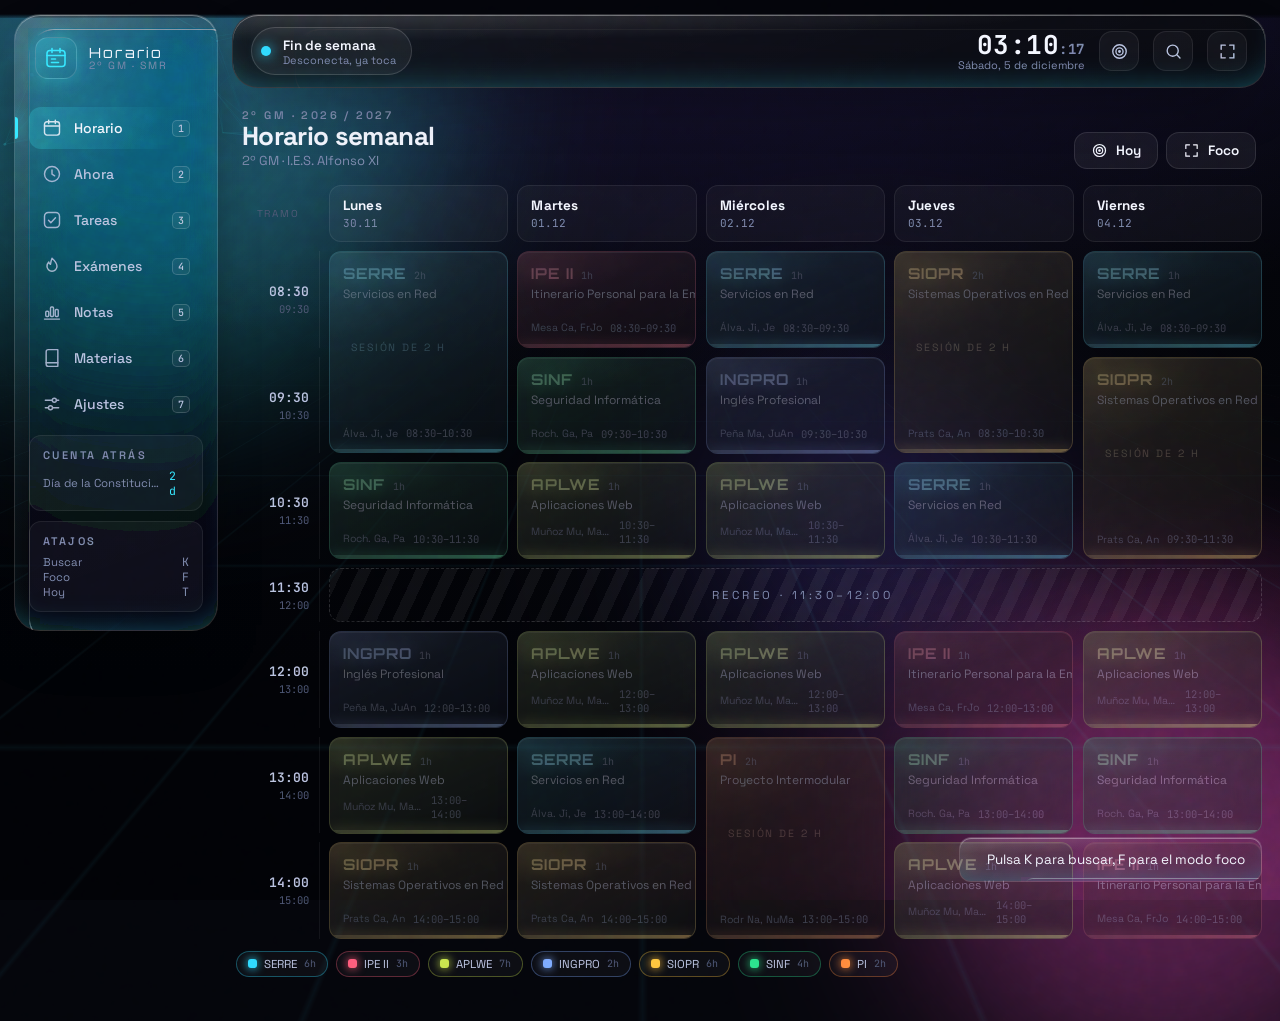
<file: index.html>
<!DOCTYPE html>
<html lang="es" data-theme="aurora" data-skin="glass">
<head>
<meta charset="utf-8">
<meta name="viewport" content="width=device-width, initial-scale=1, viewport-fit=cover, maximum-scale=5">
<title>Horario · 2º GM</title>
<meta name="description" content="Horario de 2º GM (SMR) del I.E.S. Alfonso XI: qué toca ahora, cuánto queda, tareas, exámenes y notas.">
<meta name="theme-color" content="#04050b">
<meta name="color-scheme" content="dark">
<meta name="mobile-web-app-capable" content="yes">
<meta name="apple-mobile-web-app-capable" content="yes">
<meta name="apple-mobile-web-app-status-bar-style" content="black-translucent">
<meta name="apple-mobile-web-app-title" content="Horario">
<link rel="manifest" href="manifest.webmanifest">
<link rel="icon" href="assets/icon.svg" type="image/svg+xml">
<link rel="apple-touch-icon" href="assets/icon-192.png">

<link rel="preconnect" href="https://fonts.googleapis.com">
<link rel="preconnect" href="https://fonts.gstatic.com" crossorigin>
<link rel="stylesheet" href="https://fonts.googleapis.com/css2?family=Space+Grotesk:wght@400;500;600;700&family=Orbitron:wght@600;800;900&family=JetBrains+Mono:wght@400;500;700&family=Inter:wght@400;500;600;700&family=Outfit:wght@300;400;500;600;700;800&family=DM+Serif+Display&display=swap">

<link rel="stylesheet" href="css/core.css">
<link rel="stylesheet" href="css/fx.css">
<link rel="stylesheet" href="css/layout.css">
<link rel="stylesheet" href="css/components.css">
<link rel="stylesheet" href="css/views.css">

<!-- Pieles: cada una es un lenguaje visual completo -->
<link rel="stylesheet" href="css/skin-apple.css">
<link rel="stylesheet" href="css/skin-material.css">
<link rel="stylesheet" href="css/skin-hud.css">
<link rel="stylesheet" href="css/skin-paper.css">
</head>

<body>

<!-- ======================= FONDO ======================= -->
<div class="bg" aria-hidden="true"></div>
<canvas class="bg-canvas" aria-hidden="true"></canvas>
<div class="orb orb-1" aria-hidden="true"></div>
<div class="orb orb-2" aria-hidden="true"></div>
<div class="orb orb-3" aria-hidden="true"></div>
<div class="bg-grid" aria-hidden="true"></div>
<div class="grain" aria-hidden="true"></div>
<div class="scanlines hidden" aria-hidden="true"></div>
<div class="cursor-glow" aria-hidden="true"></div>

<!-- ======================= ARRANQUE ======================= -->
<div id="boot">
  <div class="boot-inner">
    <div class="boot-mark">
      <svg viewBox="0 0 24 24" fill="none" stroke="currentColor" stroke-width="1.5" stroke-linecap="round" style="color:var(--accent)">
        <rect x="3" y="4.5" width="18" height="16" rx="3"/>
        <path d="M8 2.5v4M16 2.5v4M3 9.5h18M7.5 13h4M7.5 16.5h7"/>
      </svg>
    </div>
    <div>
      <div class="display" style="font-size:20px">Horario 2º GM</div>
      <div class="boot-text" style="margin-top:8px">I.E.S. Alfonso XI · Alcalá la Real</div>
    </div>
    <div class="boot-bar"><i></i></div>
  </div>
</div>

<!-- ======================= APP ======================= -->
<div id="app">

  <!-- Carril lateral (PC) -->
  <aside class="rail glass">
    <div class="brand">
      <div class="brand-mark">
        <svg viewBox="0 0 24 24" fill="none" stroke="currentColor" stroke-width="1.6" stroke-linecap="round" style="color:var(--accent)">
          <rect x="3" y="4.5" width="18" height="16" rx="3"/>
          <path d="M8 2.5v4M16 2.5v4M3 9.5h18M7.5 13h4M7.5 16.5h7"/>
        </svg>
      </div>
      <div class="brand-text">
        <div class="brand-title">Horario</div>
        <div class="brand-sub">2º GM · SMR</div>
      </div>
    </div>

    <nav class="nav" aria-label="Secciones"></nav>

    <div class="rail-foot">
      <div class="mini-card">
        <div class="eyebrow" style="margin-bottom:6px">Atajos</div>
        <div class="row between" style="font-size:11.5px;color:var(--ink-3)">
          <span>Buscar</span><span class="mono">K</span>
        </div>
        <div class="row between" style="font-size:11.5px;color:var(--ink-3)">
          <span>Foco</span><span class="mono">F</span>
        </div>
        <div class="row between" style="font-size:11.5px;color:var(--ink-3)">
          <span>Hoy</span><span class="mono">T</span>
        </div>
      </div>
    </div>
  </aside>

  <!-- Columna principal -->
  <div class="main">
    <header class="topbar glass">
      <div class="status-pill">
        <span class="status-dot"></span>
        <span class="status-text">
          <span class="status-main" id="status-main">Cargando…</span>
          <span class="status-sub" id="status-sub" style="display:block"></span>
        </span>
      </div>

      <div class="topbar-clock">
        <div class="t mono" id="clock-time">--:--</div>
        <div class="d" id="clock-date"></div>
      </div>

      <button class="icon-btn" id="btn-today" type="button" title="Ir a hoy (T)" aria-label="Ir a hoy">
        <svg viewBox="0 0 24 24" fill="none" stroke="currentColor" stroke-width="1.7" stroke-linecap="round">
          <circle cx="12" cy="12" r="8.5"/><circle cx="12" cy="12" r="4.5"/><circle cx="12" cy="12" r="1"/>
        </svg>
      </button>
      <button class="icon-btn" id="btn-search" type="button" title="Buscar (K)" aria-label="Buscar">
        <svg viewBox="0 0 24 24" fill="none" stroke="currentColor" stroke-width="1.7" stroke-linecap="round">
          <circle cx="11" cy="11" r="7"/><path d="m20.2 20.2-3.7-3.7"/>
        </svg>
      </button>
      <button class="icon-btn" id="btn-focus" type="button" title="Modo foco (F)" aria-label="Modo foco">
        <svg viewBox="0 0 24 24" fill="none" stroke="currentColor" stroke-width="1.7" stroke-linecap="round">
          <path d="M4 9.2V4h5.2M20 14.8V20h-5.2M14.8 4H20v5.2M9.2 20H4v-5.2"/>
        </svg>
      </button>
    </header>

    <main class="view" id="view" tabindex="-1"></main>
  </div>

  <!-- Barra inferior (Android) -->
  <nav class="tabbar glass" aria-label="Navegación"></nav>

  <button class="fab" type="button" aria-label="Añadir">
    <svg viewBox="0 0 24 24" fill="none" stroke="currentColor" stroke-width="2" stroke-linecap="round">
      <path d="M12 5v14M5 12h14"/>
    </svg>
  </button>
</div>

<div class="toasts"></div>

<!-- ======================= SCRIPTS ======================= -->
<script src="js/data.js"></script>
<script src="js/store.js"></script>
<script src="js/skins.js"></script>
<script src="js/glass.js"></script>
<script src="js/ui.js"></script>
<script src="js/fx.js"></script>
<script src="js/time.js"></script>
<script src="js/notify.js"></script>
<script src="js/focus.js"></script>
<script src="js/palette.js"></script>
<script src="js/views-schedule.js"></script>
<script src="js/views-study.js"></script>
<script src="js/app.js"></script>
</body>
</html>
</file>
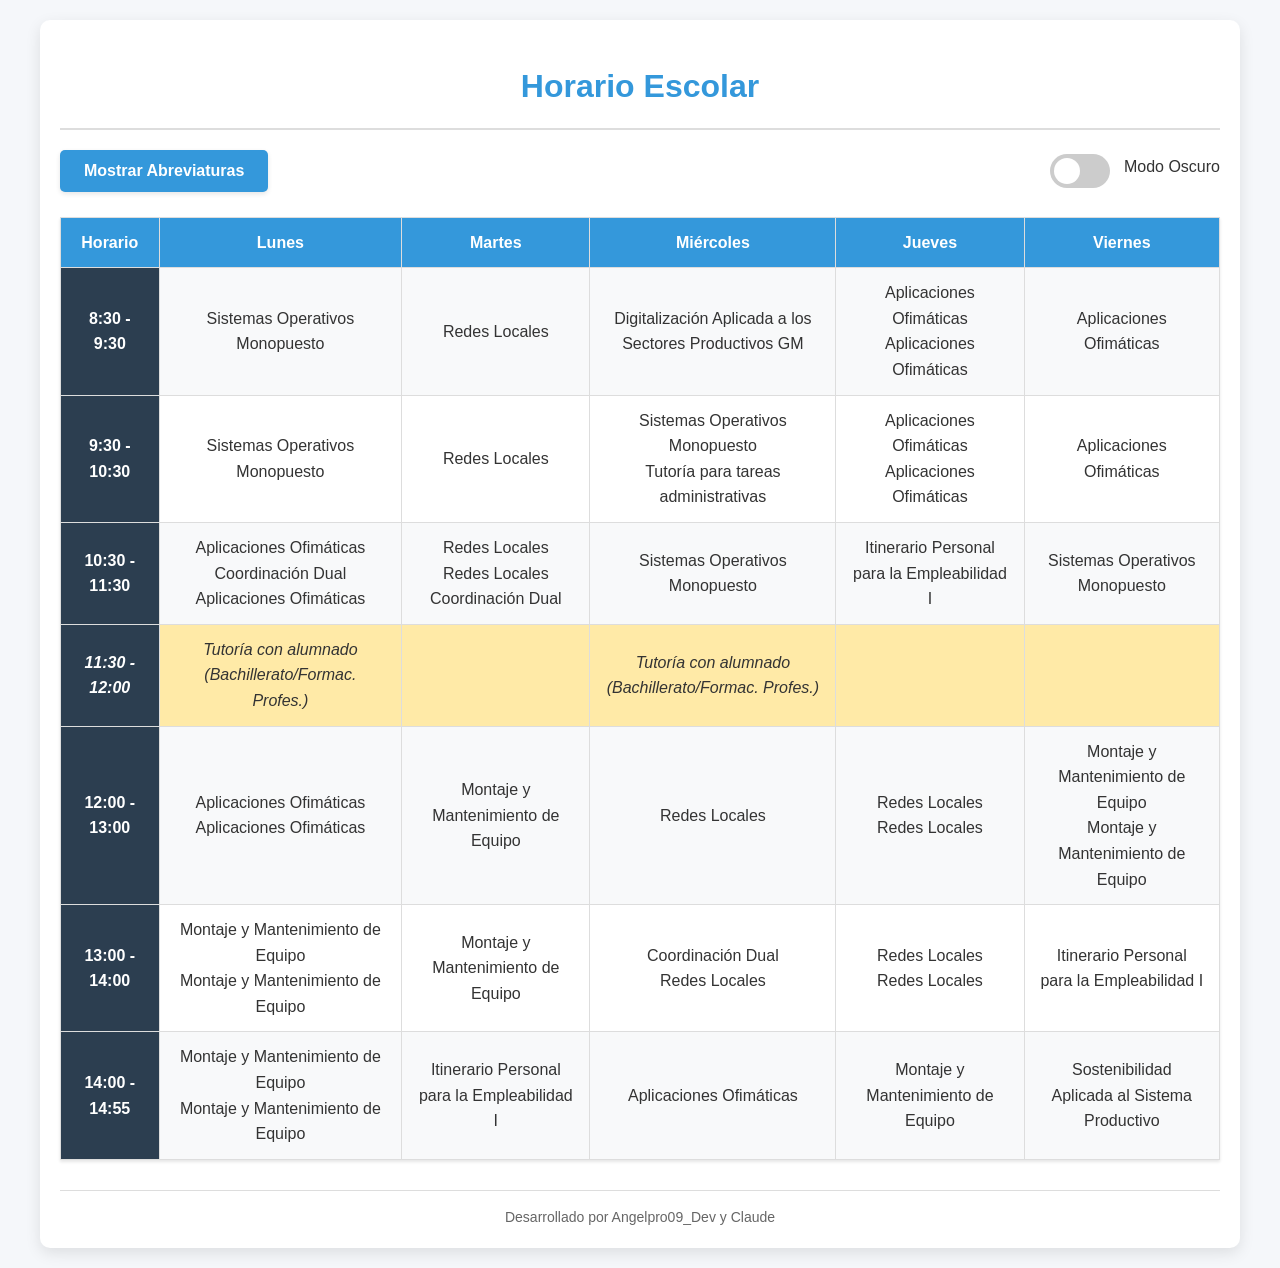
<file: horario.html>
<!DOCTYPE html>
<html lang="es">
<head>
    <meta charset="UTF-8">
    <meta name="viewport" content="width=device-width, initial-scale=1.0">
    <title>Horario Escolar</title>
    <style>
        :root {
            --bg-color: #f5f7fa;
            --text-color: #333;
            --container-bg: white;
            --header-bg: #3498db;
            --header-text: white;
            --time-bg: #2c3e50;
            --time-text: white;
            --even-row: #f8f9fa;
            --hover-row: #e9f7fe;
            --border-color: #ddd;
            --shadow: rgba(0, 0, 0, 0.1);
            --break-row: #ffeaa7;
            --toggle-bg: #3498db;
            --toggle-text: white;
            --toggle-hover: #2980b9;
            --switch-bg: #ccc;
            --switch-circle: white;
            --footer-text: #666;
        }

        .dark-mode {
            --bg-color: #1a1a2e;
            --text-color: #e6e6e6;
            --container-bg: #16213e;
            --header-bg: #0f3460;
            --header-text: #e6e6e6;
            --time-bg: #0f3460;
            --time-text: #e6e6e6;
            --even-row: #1e2a4a;
            --hover-row: #2a3a5c;
            --border-color: #2a3a5c;
            --shadow: rgba(0, 0, 0, 0.3);
            --break-row: #3d2c1c;
            --toggle-bg: #0f3460;
            --toggle-text: #e6e6e6;
            --toggle-hover: #1a4b8c;
            --switch-bg: #0f3460;
            --switch-circle: #e6e6e6;
            --footer-text: #aaa;
        }

        * {
            box-sizing: border-box;
            font-family: 'Segoe UI', Tahoma, Geneva, Verdana, sans-serif;
            transition: background-color 0.3s, color 0.3s;
        }
        
        body {
            background-color: var(--bg-color);
            color: var(--text-color);
            margin: 0;
            padding: 20px;
            line-height: 1.6;
        }
        
        .container {
            max-width: 1200px;
            margin: 0 auto;
            background-color: var(--container-bg);
            border-radius: 10px;
            box-shadow: 0 5px 15px var(--shadow);
            padding: 20px;
        }
        
        h1 {
            text-align: center;
            color: var(--header-bg);
            margin-bottom: 20px;
            padding-bottom: 15px;
            border-bottom: 2px solid var(--border-color);
        }
        
        .controls {
            display: flex;
            justify-content: space-between;
            align-items: center;
            margin-bottom: 25px;
            flex-wrap: wrap;
            gap: 15px;
        }
        
        .button-group {
            display: flex;
            gap: 15px;
        }
        
        #toggleBtn, .theme-switch {
            background-color: var(--toggle-bg);
            color: var(--toggle-text);
            border: none;
            padding: 12px 24px;
            border-radius: 5px;
            cursor: pointer;
            font-size: 16px;
            font-weight: 600;
            transition: all 0.3s ease;
            box-shadow: 0 2px 5px var(--shadow);
        }
        
        #toggleBtn:hover, .theme-switch:hover {
            background-color: var(--toggle-hover);
            transform: translateY(-2px);
            box-shadow: 0 4px 8px var(--shadow);
        }
        
        .switch {
            position: relative;
            display: inline-block;
            width: 60px;
            height: 34px;
        }
        
        .switch input { 
            opacity: 0;
            width: 0;
            height: 0;
        }
        
        .slider {
            position: absolute;
            cursor: pointer;
            top: 0;
            left: 0;
            right: 0;
            bottom: 0;
            background-color: var(--switch-bg);
            transition: .4s;
            border-radius: 34px;
        }
        
        .slider:before {
            position: absolute;
            content: "";
            height: 26px;
            width: 26px;
            left: 4px;
            bottom: 4px;
            background-color: var(--switch-circle);
            transition: .4s;
            border-radius: 50%;
        }
        
        input:checked + .slider {
            background-color: var(--toggle-bg);
        }
        
        input:checked + .slider:before {
            transform: translateX(26px);
        }
        
        .theme-label {
            margin-left: 10px;
            font-weight: 500;
        }
        
        #horarioTable {
            width: 100%;
            border-collapse: collapse;
            margin: 0 auto;
            box-shadow: 0 2px 3px var(--shadow);
        }
        
        #horarioTable th, #horarioTable td {
            padding: 12px 15px;
            text-align: center;
            border: 1px solid var(--border-color);
        }
        
        #horarioTable th {
            background-color: var(--header-bg);
            color: var(--header-text);
            font-weight: bold;
        }
        
        #horarioTable tr:nth-child(even) {
            background-color: var(--even-row);
        }
        
        #horarioTable tr:hover {
            background-color: var(--hover-row);
        }
        
        .time-cell {
            background-color: var(--time-bg);
            color: var(--time-text);
            font-weight: bold;
        }
        
        .break-row {
            background-color: var(--break-row) !important;
            font-style: italic;
        }
        
        .footer {
            text-align: center;
            margin-top: 30px;
            padding-top: 15px;
            border-top: 1px solid var(--border-color);
            color: var(--footer-text);
            font-size: 14px;
        }
        
        @media (max-width: 768px) {
            #horarioTable {
                display: block;
                overflow-x: auto;
            }
            
            .controls {
                flex-direction: column;
                align-items: stretch;
            }
            
            .button-group {
                flex-direction: column;
            }
            
            #toggleBtn, .theme-switch {
                width: 100%;
                margin-bottom: 10px;
            }
            
            .theme-container {
                display: flex;
                justify-content: center;
                align-items: center;
                margin-top: 15px;
            }
        }
    </style>
</head>
<body>
    <div class="container">
        <h1>Horario Escolar</h1>
        
        <div class="controls">
            <div class="button-group">
                <button onclick="toggleAbreviations()" id="toggleBtn">Mostrar Abreviaturas</button>
            </div>
            
            <div class="theme-container">
                <label class="switch">
                    <input type="checkbox" id="themeSwitch">
                    <span class="slider"></span>
                </label>
                <span class="theme-label">Modo Oscuro</span>
            </div>
        </div>
        
        <table id="horarioTable">
            <tr>
                <th>Horario</th>
                <th>Lunes</th>
                <th>Martes</th>
                <th>Miércoles</th>
                <th>Jueves</th>
                <th>Viernes</th>
            </tr>
            <tr>
                <td class="time-cell">8:30 - 9:30</td>
                <td>Sistemas Operativos Monopuesto</td>
                <td>Redes Locales</td>
                <td>Digitalización Aplicada a los Sectores Productivos GM</td>
                <td>Aplicaciones Ofimáticas<br>Aplicaciones Ofimáticas</td>
                <td>Aplicaciones Ofimáticas</td>
            </tr>
            <tr>
                <td class="time-cell">9:30 - 10:30</td>
                <td>Sistemas Operativos Monopuesto</td>
                <td>Redes Locales</td>
                <td>Sistemas Operativos Monopuesto<br>Tutoría para tareas administrativas</td>
                <td>Aplicaciones Ofimáticas<br>Aplicaciones Ofimáticas</td>
                <td>Aplicaciones Ofimáticas</td>
            </tr>
            <tr>
                <td class="time-cell">10:30 - 11:30</td>
                <td>Aplicaciones Ofimáticas<br>Coordinación Dual<br>Aplicaciones Ofimáticas</td>
                <td>Redes Locales<br>Redes Locales<br>Coordinación Dual</td>
                <td>Sistemas Operativos Monopuesto</td>
                <td>Itinerario Personal para la Empleabilidad I</td>
                <td>Sistemas Operativos Monopuesto</td>
            </tr>
            <tr class="break-row">
                <td class="time-cell">11:30 - 12:00</td>
                <td>Tutoría con alumnado (Bachillerato/Formac. Profes.)</td>
                <td></td>
                <td>Tutoría con alumnado (Bachillerato/Formac. Profes.)</td>
                <td></td>
                <td></td>
            </tr>
            <tr>
                <td class="time-cell">12:00 - 13:00</td>
                <td>Aplicaciones Ofimáticas<br>Aplicaciones Ofimáticas</td>
                <td>Montaje y Mantenimiento de Equipo</td>
                <td>Redes Locales</td>
                <td>Redes Locales<br>Redes Locales</td>
                <td>Montaje y Mantenimiento de Equipo<br>Montaje y Mantenimiento de Equipo</td>
            </tr>
            <tr>
                <td class="time-cell">13:00 - 14:00</td>
                <td>Montaje y Mantenimiento de Equipo<br>Montaje y Mantenimiento de Equipo</td>
                <td>Montaje y Mantenimiento de Equipo</td>
                <td>Coordinación Dual<br>Redes Locales</td>
                <td>Redes Locales<br>Redes Locales</td>
                <td>Itinerario Personal para la Empleabilidad I</td>
            </tr>
            <tr>
                <td class="time-cell">14:00 - 14:55</td>
                <td>Montaje y Mantenimiento de Equipo<br>Montaje y Mantenimiento de Equipo</td>
                <td>Itinerario Personal para la Empleabilidad I</td>
                <td>Aplicaciones Ofimáticas</td>
                <td>Montaje y Mantenimiento de Equipo</td>
                <td>Sostenibilidad Aplicada al Sistema Productivo</td>
            </tr>
        </table>

        <div class="footer">
            Desarrollado por Angelpro09_Dev y Claude
        </div>
    </div>

    <script>
        let showAbbreviations = false;
        let darkMode = false;
        
        const materias = {
            'Sistemas Operativos Monopuesto': 'SIOPM',
            'Redes Locales': 'REDLO',
            'Digitalización Aplicada a los Sectores Productivos GM': 'DASPGM',
            'Aplicaciones Ofimáticas': 'APLOF',
            'Itinerario Personal para la Empleabilidad I': 'IPE I',
            'Montaje y Mantenimiento de Equipo': 'MOMAE',
            'Sostenibilidad Aplicada al Sistema Productivo': 'SASP',
            'Tutoría para tareas administrativas': 'Tutoría Adm.',
            'Coordinación Dual': 'Coord. Dual',
            'Tutoría con alumnado (Bachillerato/Formac. Profes.)': 'Tutoría'
        };

        const horarioData = [
            ['8:30 - 9:30', 'Sistemas Operativos Monopuesto', 'Redes Locales', 'Digitalización Aplicada a los Sectores Productivos GM', 'Aplicaciones Ofimáticas<br>Aplicaciones Ofimáticas', 'Aplicaciones Ofimáticas'],
            ['9:30 - 10:30', 'Sistemas Operativos Monopuesto', 'Redes Locales', 'Sistemas Operativos Monopuesto<br>Tutoría para tareas administrativas', 'Aplicaciones Ofimáticas<br>Aplicaciones Ofimáticas', 'Aplicaciones Ofimáticas'],
            ['10:30 - 11:30', 'Aplicaciones Ofimáticas<br>Coordinación Dual<br>Aplicaciones Ofimáticas', 'Redes Locales<br>Redes Locales<br>Coordinación Dual', 'Sistemas Operativos Monopuesto', 'Itinerario Personal para la Empleabilidad I', 'Sistemas Operativos Monopuesto'],
            ['11:30 - 12:00', 'Tutoría con alumnado (Bachillerato/Formac. Profes.)', '', 'Tutoría con alumnado (Bachillerato/Formac. Profes.)', '', ''],
            ['12:00 - 13:00', 'Aplicaciones Ofimáticas<br>Aplicaciones Ofimáticas', 'Montaje y Mantenimiento de Equipo', 'Redes Locales', 'Redes Locales<br>Redes Locales', 'Montaje y Mantenimiento de Equipo<br>Montaje y Mantenimiento de Equipo'],
            ['13:00 - 14:00', 'Montaje y Mantenimiento de Equipo<br>Montaje y Mantenimiento de Equipo', 'Montaje y Mantenimiento de Equipo', 'Coordinación Dual<br>Redes Locales', 'Redes Locales<br>Redes Locales', 'Itinerario Personal para la Empleabilidad I'],
            ['14:00 - 14:55', 'Montaje y Mantenimiento de Equipo<br>Montaje y Mantenimiento de Equipo', 'Itinerario Personal para la Empleabilidad I', 'Aplicaciones Ofimáticas', 'Montaje y Mantenimiento de Equipo', 'Sostenibilidad Aplicada al Sistema Productivo']
        ];

        function convertText(text) {
            if (!showAbbreviations) {
                return text;
            }
            
            let result = text;
            for (let [full, abbrev] of Object.entries(materias)) {
                result = result.replace(new RegExp(full, 'g'), abbrev);
            }
            return result;
        }

        function renderTable() {
            const table = document.getElementById('horarioTable');
            table.innerHTML = '';
            
            // Header
            const headerRow = table.insertRow();
            const headers = ['Horario', 'Lunes', 'Martes', 'Miércoles', 'Jueves', 'Viernes'];
            headers.forEach(header => {
                const th = document.createElement('th');
                th.textContent = header;
                headerRow.appendChild(th);
            });
            
            // Data rows
            horarioData.forEach((rowData, index) => {
                const row = table.insertRow();
                if (index === 3) row.classList.add('break-row');
                
                rowData.forEach((cellData, cellIndex) => {
                    const cell = row.insertCell();
                    if (cellIndex === 0) {
                        cell.classList.add('time-cell');
                    }
                    cell.innerHTML = convertText(cellData);
                });
            });
        }

        function toggleAbreviations() {
            showAbbreviations = !showAbbreviations;
            const btn = document.getElementById('toggleBtn');
            btn.textContent = showAbbreviations ? 'Mostrar Nombres Completos' : 'Mostrar Abreviaturas';
            renderTable();
        }

        function toggleDarkMode() {
            darkMode = !darkMode;
            const themeLabel = document.querySelector('.theme-label');
            
            if (darkMode) {
                document.body.classList.add('dark-mode');
                themeLabel.textContent = 'Modo Claro';
            } else {
                document.body.classList.remove('dark-mode');
                themeLabel.textContent = 'Modo Oscuro';
            }
            
            // Guardar preferencia
            localStorage.setItem('darkMode', darkMode);
        }

        // Inicializar
        document.addEventListener('DOMContentLoaded', function() {
            // Verificar preferencia guardada
            const savedDarkMode = localStorage.getItem('darkMode') === 'true';
            const themeSwitch = document.getElementById('themeSwitch');
            
            if (savedDarkMode) {
                darkMode = true;
                document.body.classList.add('dark-mode');
                themeSwitch.checked = true;
                document.querySelector('.theme-label').textContent = 'Modo Claro';
            }
            
            // Configurar evento para el interruptor
            themeSwitch.addEventListener('change', toggleDarkMode);
            
            // Renderizar tabla inicial
            renderTable();
        });
    </script>
</body>
</html>
</file>
<file: css/core.css>
/* ===========================================================================
   CORE — tokens, temas, reset y tipografía
   =========================================================================== */

:root {
  color-scheme: dark;

  /* — Paleta base — */
  --bg-0: #04050b;
  --bg-1: #080a14;
  --bg-2: #0d1020;

  --ink-1: #f3f6ff;
  --ink-2: #b9c2e0;
  --ink-3: #7c87ab;
  --ink-4: #4d5673;

  /* — Acentos del tema (los sobrescribe [data-theme]) — */
  --accent: #35e7ff;
  --accent-2: #ff4ecd;
  --accent-3: #9b5bff;
  --accent-ink: #001217;

  /* — Estado — */
  --ok: #2be38b;
  --warn: #ffc53d;
  --bad: #ff5c7a;

  /* — Cristal — */
  --blur: 22px;
  --glass-a: rgba(255, 255, 255, 0.055);
  --glass-b: rgba(255, 255, 255, 0.016);
  --glass-edge: rgba(255, 255, 255, 0.14);
  --glass-edge-hi: rgba(255, 255, 255, 0.34);
  --glow: 1;

  /* — Geometría — */
  --r-xs: 8px;
  --r-sm: 12px;
  --r-md: 18px;
  --r-lg: 26px;
  --r-xl: 34px;
  --rail-w: 232px;
  --topbar-h: 68px;
  --gap: 18px;

  /* — Movimiento — */
  --spring: cubic-bezier(.34, 1.4, .5, 1);      /* rebote corto */
  --emphasis: cubic-bezier(.2, 0, 0, 1);        /* entrada decidida */
  --sp-1: 140ms cubic-bezier(.22, 1, .36, 1);
  --sp-2: 320ms cubic-bezier(.22, 1, .36, 1);
  --sp-3: 620ms cubic-bezier(.16, 1, .3, 1);

  /* — Tipografía — */
  --font-ui: 'Space Grotesk', 'Segoe UI', system-ui, -apple-system, sans-serif;
  --font-mono: 'JetBrains Mono', ui-monospace, 'SF Mono', Menlo, monospace;
  --font-display: 'Orbitron', var(--font-ui);
}

/* — Temas ----------------------------------------------------------------- */
[data-theme="aurora"]   { --accent: #35e7ff; --accent-2: #ff4ecd; --accent-3: #7c5cff; --accent-ink: #001217; --bg-0: #04050b; }
[data-theme="synth"]    { --accent: #ff4ecd; --accent-2: #7c5cff; --accent-3: #35e7ff; --accent-ink: #1a0016; --bg-0: #0a0413; }
[data-theme="toxic"]    { --accent: #9dff3c; --accent-2: #00ffc3; --accent-3: #ffe83c; --accent-ink: #0a1400; --bg-0: #030a05; }
[data-theme="solar"]    { --accent: #ffb03c; --accent-2: #ff5c3c; --accent-3: #ffe83c; --accent-ink: #1a0d00; --bg-0: #0b0603; }
[data-theme="ice"]      { --accent: #8fd6ff; --accent-2: #c9b6ff; --accent-3: #ffffff; --accent-ink: #001320; --bg-0: #040810; }
[data-theme="vapor"]    { --accent: #00ffd5; --accent-2: #ff7ab8; --accent-3: #8f7bff; --accent-ink: #001a16; --bg-0: #050810; }
[data-theme="carbon"]   { --accent: #d6dcf0; --accent-2: #8e97b8; --accent-3: #ffffff; --accent-ink: #05070d; --bg-0: #06070a; }
[data-theme="nebula"]   { --accent: #8b7cff; --accent-2: #ff6ec7; --accent-3: #4de0ff; --accent-ink: #0a0620; --bg-0: #06041a; }
[data-theme="mint"]     { --accent: #4fffc1; --accent-2: #63b3ff; --accent-3: #d8ff6e; --accent-ink: #00160f; --bg-0: #03100d; }
[data-theme="cobalt"]   { --accent: #4d8dff; --accent-2: #22d3ee; --accent-3: #a78bfa; --accent-ink: #00102a; --bg-0: #040a18; }
[data-theme="ember"]    { --accent: #ff6b3d; --accent-2: #ffd166; --accent-3: #ff3d7f; --accent-ink: #1a0600; --bg-0: #110503; }
[data-theme="sakura"]   { --accent: #ff9bc4; --accent-2: #b06cff; --accent-3: #ffd6e7; --accent-ink: #1d0713; --bg-0: #13060f; }

/* — Reset ----------------------------------------------------------------- */
*, *::before, *::after { box-sizing: border-box; }

* { margin: 0; padding: 0; }

html {
  min-height: 100%;
  overscroll-behavior-y: none;
}

body {
  min-height: 100%;
  overflow-x: hidden;   /* nunca scroll lateral; el vertical, siempre nativo */
}

body {
  font-family: var(--font-ui);
  background: var(--bg-0);
  color: var(--ink-1);
  -webkit-font-smoothing: antialiased;
  text-rendering: optimizeLegibility;
  -webkit-tap-highlight-color: transparent;
}

img, svg, canvas { display: block; max-width: 100%; }

button, input, select, textarea {
  font: inherit;
  color: inherit;
  background: none;
  border: none;
}

button { cursor: pointer; }

a { color: var(--accent); text-decoration: none; }

:focus-visible {
  outline: 2px solid var(--accent);
  outline-offset: 3px;
  border-radius: 6px;
}

::selection { background: color-mix(in oklab, var(--accent) 45%, transparent); color: #fff; }

/* — Scrollbars ------------------------------------------------------------ */
* { scrollbar-width: thin; scrollbar-color: color-mix(in oklab, var(--accent) 45%, transparent) transparent; }
*::-webkit-scrollbar { width: 9px; height: 9px; }
*::-webkit-scrollbar-track { background: transparent; }
*::-webkit-scrollbar-thumb {
  background: linear-gradient(180deg, color-mix(in oklab, var(--accent) 55%, transparent), color-mix(in oklab, var(--accent-2) 45%, transparent));
  border-radius: 99px;
  border: 2px solid transparent;
  background-clip: padding-box;
}

/* — Tipografía ------------------------------------------------------------ */
h1, h2, h3 { font-weight: 600; letter-spacing: -0.02em; line-height: 1.15; }

.display {
  font-family: var(--font-display);
  letter-spacing: 0.12em;
  text-transform: uppercase;
}

.mono { font-family: var(--font-mono); font-variant-numeric: tabular-nums; }

.eyebrow {
  font-size: 11px;
  letter-spacing: 0.22em;
  text-transform: uppercase;
  color: var(--ink-3);
  font-weight: 600;
}

.muted { color: var(--ink-3); }
.dim   { color: var(--ink-2); }

.neon-text {
  color: var(--accent);
  text-shadow: 0 0 calc(18px * var(--glow)) color-mix(in oklab, var(--accent) 70%, transparent);
}

/* — Utilidades ------------------------------------------------------------ */
.row { display: flex; align-items: center; gap: 10px; }
.col { display: flex; flex-direction: column; }
.grow { flex: 1 1 auto; min-width: 0; }
.wrap { flex-wrap: wrap; }
.center { align-items: center; justify-content: center; }
.between { justify-content: space-between; }
.hidden { display: none !important; }
.sr-only {
  position: absolute; width: 1px; height: 1px; padding: 0; margin: -1px;
  overflow: hidden; clip: rect(0 0 0 0); white-space: nowrap; border: 0;
}
.truncate { overflow: hidden; text-overflow: ellipsis; white-space: nowrap; }

/* — Movimiento reducido --------------------------------------------------- */
@media (prefers-reduced-motion: reduce) {
  *, *::before, *::after {
    animation-duration: 0.001ms !important;
    animation-iteration-count: 1 !important;
    transition-duration: 0.001ms !important;
  }
}

body[data-motion="off"] *, body[data-motion="off"] *::before, body[data-motion="off"] *::after {
  animation-duration: 0.001ms !important;
  animation-iteration-count: 1 !important;
  transition-duration: 60ms !important;
}
</file>
<file: css/fx.css>
/* ===========================================================================
   FX — fondo vivo, cristal líquido, neón y animaciones
   =========================================================================== */

/* — Capas de fondo -------------------------------------------------------- */
.bg {
  position: fixed;
  inset: 0;
  z-index: 0;
  background:
    radial-gradient(140% 100% at 50% -20%, color-mix(in oklab, var(--accent-3) 22%, transparent), transparent 62%),
    radial-gradient(90% 70% at 100% 100%, color-mix(in oklab, var(--accent-2) 16%, transparent), transparent 65%),
    linear-gradient(180deg, var(--bg-0), #010206 75%);
}

.bg-canvas {
  position: fixed;
  inset: 0;
  z-index: 0;
  opacity: 0.6;
  pointer-events: none;
}

.orb {
  position: fixed;
  z-index: 0;
  border-radius: 50%;
  filter: blur(90px);
  opacity: 0.32;
  pointer-events: none;
  will-change: transform;
  mix-blend-mode: screen;
}
.orb-1 { width: 46vmax; height: 46vmax; top: -16vmax; left: -12vmax; background: var(--accent); animation: drift1 34s ease-in-out infinite alternate; }
.orb-2 { width: 38vmax; height: 38vmax; bottom: -14vmax; right: -10vmax; background: var(--accent-2); animation: drift2 44s ease-in-out infinite alternate; }
.orb-3 { width: 26vmax; height: 26vmax; top: 40%; left: 55%; background: var(--accent-3); opacity: 0.2; animation: drift3 54s ease-in-out infinite alternate; }

@keyframes drift1 { to { transform: translate3d(14vw, 10vh, 0) scale(1.18); } }
@keyframes drift2 { to { transform: translate3d(-12vw, -9vh, 0) scale(1.12); } }
@keyframes drift3 { to { transform: translate3d(-18vw, 12vh, 0) scale(0.86); } }

/* Rejilla en perspectiva */
.bg-grid {
  position: fixed;
  inset: 40% -50% -30% -50%;
  z-index: 0;
  background-image:
    linear-gradient(color-mix(in oklab, var(--accent) 22%, transparent) 1px, transparent 1px),
    linear-gradient(90deg, color-mix(in oklab, var(--accent) 22%, transparent) 1px, transparent 1px);
  background-size: 64px 64px;
  transform: perspective(420px) rotateX(70deg);
  transform-origin: top center;
  mask-image: linear-gradient(180deg, transparent, #000 35%, transparent 92%);
  opacity: 0.22;
  animation: gridRun 9s linear infinite;
  pointer-events: none;
}
@keyframes gridRun { to { background-position: 0 64px, 0 0; } }

/* Grano */
.grain {
  position: fixed;
  inset: -100%;
  z-index: 60;
  pointer-events: none;
  opacity: 0.16;
  background-image: url("data:image/svg+xml,%3Csvg xmlns='http://www.w3.org/2000/svg' viewBox='0 0 220 220'%3E%3Cfilter id='n'%3E%3CfeTurbulence type='fractalNoise' baseFrequency='0.8' numOctaves='3'/%3E%3C/filter%3E%3Crect width='100%25' height='100%25' filter='url(%23n)'/%3E%3C/svg%3E");
  animation: grain 1.1s steps(6) infinite;
  mix-blend-mode: overlay;
}
@keyframes grain {
  0%   { transform: translate(0, 0); }
  20%  { transform: translate(-3%, 2%); }
  40%  { transform: translate(2%, -3%); }
  60%  { transform: translate(-2%, -2%); }
  80%  { transform: translate(3%, 1%); }
  100% { transform: translate(0, 0); }
}

/* Líneas de escaneo */
.scanlines {
  position: fixed;
  inset: 0;
  z-index: 59;
  pointer-events: none;
  opacity: 0.16;
  background: repeating-linear-gradient(0deg, rgba(255, 255, 255, 0.07) 0 1px, transparent 1px 3px);
}
.scanlines::after {
  content: '';
  position: absolute;
  inset-inline: 0;
  height: 28vh;
  background: linear-gradient(180deg, transparent, color-mix(in oklab, var(--accent) 12%, transparent), transparent);
  animation: sweep 7s linear infinite;
}
@keyframes sweep { from { transform: translateY(-40vh); } to { transform: translateY(140vh); } }

/* Halo que sigue al cursor */
.cursor-glow {
  position: fixed;
  z-index: 58;
  width: 420px;
  height: 420px;
  margin: -210px 0 0 -210px;
  border-radius: 50%;
  pointer-events: none;
  background: radial-gradient(circle, color-mix(in oklab, var(--accent) 16%, transparent), transparent 62%);
  opacity: 0;
  transition: opacity var(--sp-2);
  mix-blend-mode: screen;
}
body.has-pointer .cursor-glow { opacity: 1; }

/* — Cristal líquido ------------------------------------------------------- */
.glass {
  position: relative;
  background: linear-gradient(160deg, var(--glass-a), var(--glass-b));
  /* --lg-filtro lo inyecta js/glass.js: desvía el fondo por el bisel.
     Sin él, el valor de reserva no hace nada. */
  backdrop-filter: blur(var(--blur)) saturate(165%) var(--lg-filtro, blur(0px));
  -webkit-backdrop-filter: blur(var(--blur)) saturate(165%) var(--lg-filtro, blur(0px));
  border: 1px solid var(--glass-edge);
  border-radius: var(--r-lg);
  box-shadow:
    0 22px 60px -28px rgba(0, 0, 0, 0.9),
    inset 0 1px 0 var(--glass-edge-hi),
    inset 0 -18px 40px -32px color-mix(in oklab, var(--accent) 60%, transparent);
  isolation: isolate;
}

.glass::before {
  content: '';
  position: absolute;
  inset: 0;
  border-radius: inherit;
  pointer-events: none;
  background: radial-gradient(130% 80% at 8% -10%, rgba(255, 255, 255, 0.16), transparent 58%);
  z-index: -1;
}

/* Brillo especular que recorre el borde al pasar el ratón */
.glass.sheen::after {
  content: '';
  position: absolute;
  inset: -1px;
  border-radius: inherit;
  padding: 1px;
  background: conic-gradient(from var(--sheen, 0deg),
    transparent 0 62%,
    color-mix(in oklab, var(--accent) 85%, transparent) 72%,
    transparent 82% 100%);
  -webkit-mask: linear-gradient(#000 0 0) content-box, linear-gradient(#000 0 0);
  -webkit-mask-composite: xor;
  mask: linear-gradient(#000 0 0) content-box, linear-gradient(#000 0 0);
  mask-composite: exclude;
  opacity: 0;
  transition: opacity var(--sp-2);
  pointer-events: none;
}
.glass.sheen:hover::after { opacity: 1; animation: sheenSpin 2.4s linear infinite; }

@property --sheen { syntax: '<angle>'; inherits: false; initial-value: 0deg; }
@keyframes sheenSpin { to { --sheen: 360deg; } }

/* — Neón ------------------------------------------------------------------ */
.neon-ring {
  box-shadow:
    0 0 0 1px color-mix(in oklab, var(--accent) 55%, transparent),
    0 0 calc(26px * var(--glow)) color-mix(in oklab, var(--accent) 45%, transparent),
    inset 0 0 calc(26px * var(--glow)) color-mix(in oklab, var(--accent) 16%, transparent);
}

.pulse { animation: pulse 2.6s ease-in-out infinite; }
@keyframes pulse {
  0%, 100% { box-shadow: 0 0 0 0 color-mix(in oklab, var(--accent) 42%, transparent); }
  55%      { box-shadow: 0 0 0 14px transparent; }
}

.breathe { animation: breathe 5s ease-in-out infinite; }
@keyframes breathe {
  0%, 100% { filter: brightness(1) saturate(1); }
  50%      { filter: brightness(1.12) saturate(1.2); }
}

/* — Entradas -------------------------------------------------------------- */
.rise { animation: rise var(--sp-3) both; }
/* Solo opacidad y desplazamiento: son propiedades que el compositor maneja
   sin recalcular capas. Con `filter: blur()` la primera rueda tras cambiar
   de vista se perdía mientras duraba la animación. */
@keyframes rise {
  from { opacity: 0; transform: translateY(16px) scale(0.985); }
  to   { opacity: 1; transform: none; }
}

.stagger > * { animation: rise var(--sp-3) both; }
.stagger > *:nth-child(1) { animation-delay: 20ms; }
.stagger > *:nth-child(2) { animation-delay: 60ms; }
.stagger > *:nth-child(3) { animation-delay: 100ms; }
.stagger > *:nth-child(4) { animation-delay: 140ms; }
.stagger > *:nth-child(5) { animation-delay: 180ms; }
.stagger > *:nth-child(6) { animation-delay: 220ms; }
.stagger > *:nth-child(7) { animation-delay: 260ms; }
.stagger > *:nth-child(n+8) { animation-delay: 300ms; }

/* — Arranque -------------------------------------------------------------- */
#boot {
  position: fixed;
  inset: 0;
  z-index: 200;
  display: grid;
  place-items: center;
  background: radial-gradient(60% 60% at 50% 45%, var(--bg-2), var(--bg-0) 70%);
  transition: opacity 620ms ease, visibility 620ms;
}
#boot.done { opacity: 0; visibility: hidden; pointer-events: none; }

.boot-inner { display: grid; justify-items: center; gap: 22px; text-align: center; padding: 24px; }

.boot-mark {
  width: 96px; height: 96px;
  border-radius: 28px;
  display: grid; place-items: center;
  background: linear-gradient(145deg, color-mix(in oklab, var(--accent) 28%, transparent), transparent);
  border: 1px solid var(--glass-edge);
  box-shadow: 0 0 60px color-mix(in oklab, var(--accent) 45%, transparent);
  animation: bootPop 900ms cubic-bezier(.2, 1.3, .4, 1) both;
}
.boot-mark svg { width: 52px; height: 52px; }
@keyframes bootPop { from { transform: scale(0.6) rotate(-12deg); opacity: 0; } to { transform: none; opacity: 1; } }

.boot-bar {
  width: min(280px, 70vw); height: 3px; border-radius: 99px;
  background: rgba(255, 255, 255, 0.08); overflow: hidden;
}
.boot-bar i {
  display: block; height: 100%; width: 30%;
  background: linear-gradient(90deg, transparent, var(--accent), var(--accent-2), transparent);
  animation: bootBar 1.1s ease-in-out infinite;
}
@keyframes bootBar { from { transform: translateX(-110%); } to { transform: translateX(380%); } }

.boot-text { font-size: 12px; letter-spacing: 0.28em; text-transform: uppercase; color: var(--ink-3); }


/* ===========================================================================
   TRANSICIONES DE VISTA (API del navegador) y animaciones compartidas
   =========================================================================== */
/* Entrada de la vista: la anima el propio contenedor, sin congelar la página */
.view-in { animation: vtIn 260ms var(--emphasis) both; }
@keyframes vtIn { from { opacity: 0; transform: translateY(10px); } }
body[data-motion="off"] .view-in { animation: none; }

/* Latido del valor que acaba de cambiar */
@keyframes tick {
  0%   { transform: translateY(0); }
  35%  { transform: translateY(-2px); }
  100% { transform: translateY(0); }
}

/* Brillo que recorre una superficie (carga, esqueleto) */
@keyframes shimmer {
  from { background-position: -140% 0; }
  to   { background-position: 240% 0; }
}

/* Chispa al completar algo */
@keyframes spark {
  0%   { transform: scale(0.4); opacity: 0.9; }
  70%  { transform: scale(1.5); opacity: 0.25; }
  100% { transform: scale(1.9); opacity: 0; }
}

.check[aria-checked="true"]::after {
  content: '';
  position: absolute;
  inset: -6px;
  border-radius: inherit;
  border: 2px solid var(--c, var(--accent));
  animation: spark 520ms ease-out forwards;
  pointer-events: none;
}
.check { position: relative; }

/* Ondulación al pulsar (la usan varias pieles) */
@keyframes ripple {
  from { transform: scale(0); opacity: 0.35; }
  to   { transform: scale(2.4); opacity: 0; }
}

/* Latido del contador al cambiar de segundo */
.pulse-tick { animation: tick 380ms ease-out; }
</file>
<file: css/layout.css>
/* ===========================================================================
   LAYOUT — armazón de la app (PC con carril lateral, Android con barra baja)
   =========================================================================== */

#app {
  position: relative;
  z-index: 1;                 /* por encima de las capas de fondo, que ahora
                                 sí forman parte del fondo que captura el
                                 cristal (antes, en z-index negativo, el
                                 navegador las dejaba fuera) */
  min-height: 100dvh;
  display: grid;
  grid-template-columns: var(--rail-w) minmax(0, 1fr);
  align-items: start;
  gap: 0;
  padding: 14px;
  padding-left: 0;
}

/* Velo superior: lo que pasa por detrás de la barra se difumina en vez de
   asomar por el hueco de 14 px. */
#app::before {
  content: '';
  position: fixed;
  top: 0; left: 0; right: 0;
  height: calc(env(safe-area-inset-top) + 18px);
  background: linear-gradient(to bottom,
    var(--bg-0) 78%,
    color-mix(in oklab, var(--bg-0) 25%, transparent));
  z-index: 15;
  pointer-events: none;
}

/* — Carril lateral (PC) ---------------------------------------------------- */
.rail {
  display: flex;
  flex-direction: column;
  gap: 10px;
  padding: 18px 14px;
  margin: 0 14px;
  border-radius: var(--r-lg);
  overflow-y: auto;
  overflow-x: hidden;
  position: sticky;
  top: 14px;
  align-self: start;
  max-height: calc(100dvh - 28px);
  z-index: 18;
}

.brand { display: flex; align-items: center; gap: 12px; padding: 4px 6px 18px; }
.brand-mark {
  width: 42px; height: 42px; border-radius: 13px; display: grid; place-items: center; flex: none;
  background: linear-gradient(150deg, color-mix(in oklab, var(--accent) 34%, transparent), transparent);
  border: 1px solid var(--glass-edge);
  box-shadow: 0 0 22px color-mix(in oklab, var(--accent) 35%, transparent);
}
.brand-mark svg { width: 24px; height: 24px; }
.brand-text { line-height: 1.1; min-width: 0; }
.brand-title { font-family: var(--font-display); font-size: 14px; letter-spacing: 0.16em; }
.brand-sub { font-size: 10.5px; color: var(--ink-3); letter-spacing: 0.16em; text-transform: uppercase; }

.nav { display: flex; flex-direction: column; gap: 4px; }

.nav-btn {
  position: relative;
  display: flex; align-items: center; gap: 12px;
  padding: 11px 13px;
  border-radius: var(--r-sm);
  color: var(--ink-2);
  font-size: 14px; font-weight: 500;
  transition: color var(--sp-1), background var(--sp-1), transform var(--sp-1);
  text-align: left;
}
.nav-btn .ico { width: 20px; height: 20px; flex: none; opacity: 0.85; }
.nav-btn:hover { color: var(--ink-1); background: rgba(255, 255, 255, 0.05); }
.nav-btn:active { transform: scale(0.97); }
.nav-btn[aria-current="page"] {
  color: var(--ink-1);
  background: linear-gradient(90deg, color-mix(in oklab, var(--accent) 22%, transparent), transparent 85%);
}
.nav-btn[aria-current="page"]::before {
  content: '';
  position: absolute; left: -14px; top: 50%; translate: 0 -50%;
  width: 3px; height: 22px; border-radius: 0 4px 4px 0;
  background: var(--accent);
  box-shadow: 0 0 16px var(--accent);
}
.nav-btn kbd {
  margin-left: auto; font-family: var(--font-mono); font-size: 10px;
  color: var(--ink-2); border: 1px solid rgba(255, 255, 255, 0.16);
  background: rgba(255, 255, 255, 0.05);
  border-radius: 5px; padding: 1px 5px;
}

.rail-foot { margin-top: auto; display: grid; gap: 10px; }

.mini-card {
  padding: 12px 13px;
  border-radius: var(--r-sm);
  background: rgba(255, 255, 255, 0.04);
  border: 1px solid rgba(255, 255, 255, 0.07);
}

/* — Columna principal ------------------------------------------------------ */
.main {
  min-width: 0;
  display: grid;
  grid-template-rows: auto auto;
  gap: 14px;
}

.topbar {
  display: flex; align-items: center; gap: 14px;
  padding: 12px 18px;
  border-radius: var(--r-lg);
  min-height: var(--topbar-h);
  position: sticky;
  top: 14px;
  z-index: 20;
  background:
    linear-gradient(160deg, var(--glass-a), var(--glass-b)),
    color-mix(in oklab, var(--bg-0) 90%, transparent);
}

.status-pill {
  display: flex; align-items: center; gap: 12px;
  padding: 7px 15px 7px 9px;
  border-radius: 99px;
  background: rgba(255, 255, 255, 0.05);
  border: 1px solid var(--glass-edge);
  min-width: 0;
}
.status-dot {
  width: 10px; height: 10px; border-radius: 50%; flex: none;
  background: var(--accent);
  box-shadow: 0 0 14px var(--accent);
  animation: blip 2.2s ease-in-out infinite;
}
@keyframes blip { 0%, 100% { opacity: 1; } 50% { opacity: 0.35; } }
.status-text { line-height: 1.2; min-width: 0; }
.status-main { font-size: 13.5px; font-weight: 600; }
.status-sub { font-size: 11px; color: var(--ink-3); }

.topbar-clock { margin-left: auto; text-align: right; line-height: 1.1; }
.topbar-clock .t { font-family: var(--font-mono); font-size: 26px; font-weight: 700; letter-spacing: 0.02em; }
.topbar-clock .t small { font-size: 14px; color: var(--ink-3); }
.topbar-clock .d { font-size: 11px; color: var(--ink-3); }
.topbar-clock .d::first-letter { text-transform: uppercase; }

.icon-btn {
  width: 40px; height: 40px; flex: none;
  display: grid; place-items: center;
  border-radius: 13px;
  color: var(--ink-2);
  border: 1px solid rgba(255, 255, 255, 0.08);
  background: rgba(255, 255, 255, 0.04);
  transition: all var(--sp-1);
}
.icon-btn:hover { color: var(--ink-1); border-color: color-mix(in oklab, var(--accent) 55%, transparent); box-shadow: 0 0 18px color-mix(in oklab, var(--accent) 30%, transparent); }
.icon-btn:active { transform: scale(0.93); }
.icon-btn svg { width: 19px; height: 19px; }

/* — Área de vistas --------------------------------------------------------- */
.view {
  position: relative;
  padding: 2px 4px 30px;
}

.view-head { display: flex; align-items: flex-end; gap: 16px; padding: 4px 6px 16px; flex-wrap: wrap; }
.view-title { font-size: 26px; font-weight: 700; letter-spacing: -0.025em; }
.view-sub { font-size: 13px; color: var(--ink-3); }
.view-actions { margin-left: auto; display: flex; gap: 8px; flex-wrap: wrap; }

/* — Barra inferior (Android) ----------------------------------------------- */
.tabbar { display: none; }

.fab { display: none; }

/* — Responsive ------------------------------------------------------------- */
@media (max-width: 1180px) {
  :root { --rail-w: 76px; }
  .rail { padding: 16px 10px; align-items: center; }
  .brand { padding: 2px 0 14px; }
  .brand-text, .nav-btn span, .nav-btn kbd, .rail-foot { display: none; }
  .nav-btn { justify-content: center; padding: 12px; }
  .nav-btn[aria-current="page"]::before { left: -10px; }
}

@media (max-width: 860px) {
  #app {
    grid-template-columns: minmax(0, 1fr);
    padding: 0;
    padding-top: env(safe-area-inset-top);
  }
  #app::before { height: calc(env(safe-area-inset-top) + 10px); }

  .rail { display: none; }

  .main { gap: 10px; padding: 10px 10px 0; }

  .topbar {
    position: sticky;
    top: calc(env(safe-area-inset-top) + 6px);
    padding: 10px 12px;
    border-radius: var(--r-md);
    min-height: 0;
    gap: 10px;
  }
  .topbar-clock { margin-left: 0; }
  .topbar-clock .t { font-size: 19px; }
  .topbar-clock .t small { font-size: 10px; }
  .topbar-clock .d { display: none; }
  .topbar .icon-btn { width: 36px; height: 36px; border-radius: 11px; }
  #btn-today { display: none; }

  .status-pill { flex: 1 1 auto; min-width: 0; padding: 6px 12px 6px 8px; }
  .status-main, .status-sub { display: block; overflow: hidden; text-overflow: ellipsis; white-space: nowrap; }
  .status-main { font-size: 12.5px; }
  .status-sub { font-size: 10.5px; }

  .view {
    padding: 0 2px calc(150px + env(safe-area-inset-bottom));
  }
  .view-head { padding: 2px 4px 12px; }
  .view-title { font-size: 21px; }

  /* Barra de pestañas flotante */
  .tabbar {
    position: fixed;
    left: 10px; right: 10px;
    bottom: calc(10px + env(safe-area-inset-bottom));
    z-index: 40;
    display: grid;
    grid-auto-flow: column;
    grid-auto-columns: 1fr;
    align-items: center;
    padding: 7px;
    border-radius: 24px;
    gap: 2px;
    background:
      linear-gradient(160deg, var(--glass-a), var(--glass-b)),
      color-mix(in oklab, var(--bg-0) 90%, transparent);
  }
  .tab {
    position: relative;
    display: grid; justify-items: center; gap: 3px;
    padding: 8px 2px 7px;
    border-radius: 17px;
    color: var(--ink-3);
    font-size: 10px; font-weight: 600; letter-spacing: 0.04em;
    min-height: 50px;
    transition: color var(--sp-1), background var(--sp-2);
  }
  .tab svg { width: 21px; height: 21px; }
  .tab[aria-current="page"] {
    color: var(--ink-1);
    background: linear-gradient(180deg, color-mix(in oklab, var(--accent) 28%, transparent), transparent);
  }
  .tab[aria-current="page"]::after {
    content: '';
    position: absolute; top: 3px; left: 50%; translate: -50% 0;
    width: 26px; height: 3px; border-radius: 99px;
    background: var(--accent);
    box-shadow: 0 0 14px var(--accent);
  }
  .tab:active { transform: scale(0.94); }

  .fab {
    position: fixed;
    right: 16px;
    bottom: calc(86px + env(safe-area-inset-bottom));
    z-index: 41;
    display: grid; place-items: center;
    width: 56px; height: 56px;
    border-radius: 20px;
    color: var(--accent-ink);
    background: linear-gradient(145deg, var(--accent), var(--accent-2));
    box-shadow: 0 14px 34px -10px color-mix(in oklab, var(--accent) 70%, transparent), 0 0 0 1px rgba(255, 255, 255, 0.18) inset;
    transition: transform var(--sp-1);
  }
  .fab svg { width: 24px; height: 24px; }
  .fab:active { transform: scale(0.9) rotate(90deg); }
}

@media (max-width: 380px) {
  .tab span { font-size: 9px; }
  .topbar-clock .d { display: none; }
}

/* Pantallas muy anchas: el horario respira */
@media (min-width: 1700px) {
  #app { max-width: 1840px; margin: 0 auto; }
}
</file>
<file: css/components.css>
/* ===========================================================================
   COMPONENTES — botones, campos, tarjetas, listas, modales, gráficos
   =========================================================================== */

/* — Botones ---------------------------------------------------------------- */
.btn {
  display: inline-flex; align-items: center; justify-content: center; gap: 8px;
  padding: 9px 16px;
  border-radius: 13px;
  font-size: 13.5px; font-weight: 600;
  color: var(--ink-1);
  background: rgba(255, 255, 255, 0.055);
  border: 1px solid rgba(255, 255, 255, 0.1);
  transition: all var(--sp-1);
  white-space: nowrap;
}
.btn svg { width: 17px; height: 17px; }
.btn:hover { background: rgba(255, 255, 255, 0.1); border-color: color-mix(in oklab, var(--accent) 45%, transparent); }
.btn:active { transform: scale(0.96); }

.btn.primary {
  color: var(--accent-ink);
  background: linear-gradient(140deg, var(--accent), color-mix(in oklab, var(--accent-2) 70%, var(--accent)));
  border-color: transparent;
  box-shadow: 0 10px 28px -12px color-mix(in oklab, var(--accent) 80%, transparent);
}
.btn.primary:hover { filter: brightness(1.08); }
.btn.ghost { background: transparent; }
.btn.danger { color: var(--bad); border-color: color-mix(in oklab, var(--bad) 45%, transparent); }
.btn.danger:hover { background: color-mix(in oklab, var(--bad) 18%, transparent); }
.btn.sm { padding: 6px 11px; font-size: 12px; border-radius: 10px; }
.btn.block { width: 100%; }

/* — Chips ------------------------------------------------------------------ */
.chips { display: flex; gap: 8px; flex-wrap: wrap; }

.chip {
  display: inline-flex; align-items: center; gap: 7px;
  padding: 6px 13px;
  border-radius: 99px;
  font-size: 12.5px; font-weight: 600;
  color: var(--ink-2);
  background: rgba(255, 255, 255, 0.045);
  border: 1px solid rgba(255, 255, 255, 0.08);
  transition: all var(--sp-1);
}
.chip:hover { color: var(--ink-1); border-color: rgba(255, 255, 255, 0.2); }
.chip[aria-pressed="true"], .chip.on {
  color: var(--ink-1);
  border-color: color-mix(in oklab, var(--c, var(--accent)) 70%, transparent);
  background: color-mix(in oklab, var(--c, var(--accent)) 20%, transparent);
  box-shadow: 0 0 18px -4px color-mix(in oklab, var(--c, var(--accent)) 60%, transparent);
}
.chip .dot { width: 8px; height: 8px; border-radius: 50%; background: var(--c, var(--accent)); box-shadow: 0 0 10px var(--c, var(--accent)); }

.tag {
  display: inline-flex; align-items: center; gap: 6px;
  padding: 3px 9px; border-radius: 7px;
  font-size: 10.5px; font-weight: 700; letter-spacing: 0.08em; text-transform: uppercase;
  color: var(--c, var(--accent));
  background: color-mix(in oklab, var(--c, var(--accent)) 16%, transparent);
  border: 1px solid color-mix(in oklab, var(--c, var(--accent)) 38%, transparent);
}

/* — Campos ----------------------------------------------------------------- */
.field { display: grid; gap: 6px; }
.field > label { font-size: 11.5px; letter-spacing: 0.14em; text-transform: uppercase; color: var(--ink-3); font-weight: 600; }

.input, .select, .textarea {
  width: 100%;
  padding: 11px 13px;
  border-radius: 13px;
  background: rgba(255, 255, 255, 0.045);
  border: 1px solid rgba(255, 255, 255, 0.1);
  color: var(--ink-1);
  font-size: 14px;
  transition: all var(--sp-1);
}
.input:focus, .select:focus, .textarea:focus {
  outline: none;
  border-color: color-mix(in oklab, var(--accent) 65%, transparent);
  box-shadow: 0 0 0 4px color-mix(in oklab, var(--accent) 16%, transparent);
  background: rgba(255, 255, 255, 0.07);
}
.textarea { min-height: 110px; resize: vertical; line-height: 1.55; }
.select { appearance: none; background-image: linear-gradient(45deg, transparent 50%, var(--ink-3) 50%), linear-gradient(135deg, var(--ink-3) 50%, transparent 50%); background-position: calc(100% - 18px) 50%, calc(100% - 13px) 50%; background-size: 5px 5px, 5px 5px; background-repeat: no-repeat; padding-right: 34px; }
.select option { background: var(--bg-2); color: var(--ink-1); }
.input::placeholder, .textarea::placeholder { color: var(--ink-4); }
input[type="date"], input[type="time"] { color-scheme: dark; }

/* Interruptor */
.switch { display: flex; align-items: center; gap: 12px; padding: 10px 2px; cursor: pointer; }
.switch input { position: absolute; opacity: 0; pointer-events: none; }
.switch .track {
  position: relative; width: 46px; height: 27px; border-radius: 99px; flex: none;
  background: rgba(255, 255, 255, 0.1);
  border: 1px solid rgba(255, 255, 255, 0.12);
  transition: all var(--sp-2);
}
.switch .track::after {
  content: ''; position: absolute; top: 2px; left: 2px;
  width: 21px; height: 21px; border-radius: 50%;
  background: var(--ink-2);
  transition: all var(--sp-2);
}
.switch input:checked + .track {
  background: linear-gradient(120deg, var(--accent), var(--accent-2));
  border-color: transparent;
  box-shadow: 0 0 20px -4px var(--accent);
}
.switch input:checked + .track::after { left: 21px; background: #fff; }
.switch input:focus-visible + .track { outline: 2px solid var(--accent); outline-offset: 3px; }
.switch .label { font-size: 14px; }
.switch .hint { font-size: 11.5px; color: var(--ink-3); }

/* Deslizador */
.range {
  -webkit-appearance: none; appearance: none;
  width: 100%; height: 5px; border-radius: 99px;
  background: linear-gradient(90deg, var(--accent) var(--pct, 50%), rgba(255, 255, 255, 0.12) var(--pct, 50%));
}
.range::-webkit-slider-thumb {
  -webkit-appearance: none; width: 19px; height: 19px; border-radius: 50%;
  background: #fff; border: 3px solid var(--accent);
  box-shadow: 0 0 16px var(--accent); cursor: pointer;
}
.range::-moz-range-thumb {
  width: 15px; height: 15px; border-radius: 50%;
  background: #fff; border: 3px solid var(--accent); box-shadow: 0 0 16px var(--accent); cursor: pointer;
}

/* — Tarjetas y rejillas ---------------------------------------------------- */
.cards { display: grid; gap: var(--gap); grid-template-columns: repeat(auto-fill, minmax(min(268px, 100%), 1fr)); }

.card { padding: 18px; border-radius: var(--r-md); }
.card-head { display: flex; align-items: center; gap: 10px; margin-bottom: 12px; }
.card-title { font-size: 15px; font-weight: 650; }

.stat {
  padding: 16px 18px;
  border-radius: var(--r-md);
  display: grid; gap: 4px;
  position: relative;
  overflow: hidden;
}
.stat .k { font-size: 11px; letter-spacing: 0.16em; text-transform: uppercase; color: var(--ink-3); font-weight: 600; }
.stat .v { font-family: var(--font-mono); font-size: 30px; font-weight: 700; line-height: 1; }
.stat .u { font-size: 12px; color: var(--ink-3); }
/* Mismo motivo que en .hero: el halo es fondo, no un círculo desbordado. */
.stat {
  background:
    radial-gradient(70% 90% at 108% 108%, color-mix(in oklab, var(--c, var(--accent)) 30%, transparent), transparent 68%),
    linear-gradient(160deg, var(--glass-a), var(--glass-b));
}

/* — Listas ----------------------------------------------------------------- */
.list { display: grid; gap: 10px; }

.item {
  display: flex; align-items: center; gap: 13px;
  text-align: left;
  padding: 13px 15px;
  border-radius: var(--r-sm);
  background: rgba(255, 255, 255, 0.038);
  border: 1px solid rgba(255, 255, 255, 0.07);
  transition: all var(--sp-1);
}
.item:hover { background: rgba(255, 255, 255, 0.06); border-color: color-mix(in oklab, var(--c, var(--accent)) 40%, transparent); }
.item.accented { border-left: 3px solid var(--c, var(--accent)); }
.item-title { font-size: 14.5px; font-weight: 600; }
.item-sub { font-size: 12px; color: var(--ink-3); }
.item-actions { margin-left: auto; display: flex; gap: 6px; align-items: center; }

.check {
  width: 24px; height: 24px; flex: none;
  border-radius: 8px;
  border: 2px solid var(--ink-4);
  display: grid; place-items: center;
  transition: all var(--sp-1);
}
.check svg { width: 14px; height: 14px; opacity: 0; transform: scale(0.4); transition: all var(--sp-2); }
.check[aria-checked="true"] {
  background: var(--c, var(--accent)); border-color: var(--c, var(--accent));
  box-shadow: 0 0 16px -2px var(--c, var(--accent));
}
.check[aria-checked="true"] svg { opacity: 1; transform: none; color: var(--accent-ink); }

.done .item-title { text-decoration: line-through; color: var(--ink-4); }

.empty {
  display: grid; justify-items: center; gap: 10px;
  padding: 46px 20px; text-align: center;
  color: var(--ink-3);
  border: 1px dashed rgba(255, 255, 255, 0.12);
  border-radius: var(--r-md);
}
.empty svg { width: 34px; height: 34px; opacity: 0.6; }

/* — Gráficos --------------------------------------------------------------- */
.bars { display: grid; gap: 11px; }
.bar-row { display: grid; grid-template-columns: 74px 1fr auto; align-items: center; gap: 12px; }
.bar-label { font-size: 12.5px; font-weight: 650; color: var(--ink-2); }
.bar-track { position: relative; height: 12px; border-radius: 4px; background: rgba(255, 255, 255, 0.06); overflow: hidden; }
.bar-fill {
  position: absolute; inset: 0 auto 0 0;
  width: var(--w, 0%);
  border-radius: 0 4px 4px 0;
  background: linear-gradient(90deg, color-mix(in oklab, var(--c, var(--accent)) 60%, transparent), var(--c, var(--accent)));
  box-shadow: 0 0 18px -6px var(--c, var(--accent));
  transition: width var(--sp-3);
}
.bar-value { font-family: var(--font-mono); font-size: 12.5px; color: var(--ink-2); min-width: 42px; text-align: right; }
/* No debe sobresalir del carril: con `overflow: hidden` el carril se
   convertiría en un contenedor desplazable capaz de tragarse la rueda. */
.bar-mark {
  position: absolute; top: 0; bottom: 0; width: 2px;
  background: rgba(255, 255, 255, 0.55);
  left: var(--at, 50%);
}
.bar-legend { display: flex; gap: 14px; flex-wrap: wrap; font-size: 11.5px; color: var(--ink-3); margin-top: 4px; }

.ring {
  position: relative;
  width: var(--size, 128px); height: var(--size, 128px);
  border-radius: 50%;
  display: grid; place-items: center;
  background: conic-gradient(var(--c, var(--accent)) calc(var(--p, 0) * 360deg), rgba(255, 255, 255, 0.07) 0);
  transition: background var(--sp-2);
}
.ring::before {
  content: ''; position: absolute; inset: 9px; border-radius: 50%;
  background: color-mix(in oklab, var(--bg-0) 82%, transparent);
  backdrop-filter: blur(6px);
}
.ring::after {
  content: ''; position: absolute; inset: -6px; border-radius: 50%;
  box-shadow: 0 0 34px -6px color-mix(in oklab, var(--c, var(--accent)) 70%, transparent);
  pointer-events: none;
}
.ring > * { position: relative; z-index: 1; text-align: center; }

.meter { height: 6px; border-radius: 99px; background: rgba(255, 255, 255, 0.08); overflow: hidden; }
.meter i {
  display: block; height: 100%; width: var(--p, 0%);
  border-radius: 99px;
  background: linear-gradient(90deg, var(--accent), var(--accent-2));
  box-shadow: 0 0 14px -2px var(--accent);
  transition: width 900ms cubic-bezier(.16, 1, .3, 1);
}

/* — Modal / hoja ----------------------------------------------------------- */
.scrim {
  position: fixed; inset: 0; z-index: 90;
  background: rgba(2, 3, 8, 0.62);
  backdrop-filter: blur(10px);
  opacity: 0; pointer-events: none;
  transition: opacity var(--sp-2);
}
.scrim.open { opacity: 1; pointer-events: auto; }

.modal {
  position: fixed; z-index: 91;
  left: 50%; top: 50%;
  translate: -50% -50%;
  width: min(560px, calc(100vw - 32px));
  max-height: min(84dvh, 760px);
  overflow: auto;
  padding: 22px;
  border-radius: var(--r-lg);
  opacity: 0; pointer-events: none;
  transform: scale(0.94) translateY(14px);
  transition: opacity var(--sp-2), transform var(--sp-2);
}
.modal.open { opacity: 1; pointer-events: auto; transform: none; }
.modal-head { display: flex; align-items: center; gap: 12px; margin-bottom: 18px; }
.modal-title { font-size: 18px; font-weight: 700; }
.modal-body { display: grid; gap: 14px; }
.modal-foot { display: flex; gap: 10px; justify-content: flex-end; margin-top: 20px; flex-wrap: wrap; }

@media (max-width: 860px) {
  .modal {
    top: auto; bottom: 0; left: 0;
    translate: none;
    width: 100%;
    max-height: 88dvh;
    border-radius: var(--r-xl) var(--r-xl) 0 0;
    padding: 20px 18px calc(24px + env(safe-area-inset-bottom));
    transform: translateY(100%);
  }
  .modal.open { transform: none; }
  .modal::before {
    content: ''; position: absolute; top: 9px; left: 50%; translate: -50% 0;
    width: 44px; height: 4px; border-radius: 99px; background: rgba(255, 255, 255, 0.25);
  }
  .modal-head { margin-top: 10px; }
  .modal-foot .btn { flex: 1; }
}

/* — Paleta de comandos ------------------------------------------------------ */
.palette {
  position: fixed; z-index: 95;
  left: 50%; top: 14vh; translate: -50% 0;
  width: min(620px, calc(100vw - 28px));
  padding: 10px;
  border-radius: var(--r-lg);
  opacity: 0; pointer-events: none;
  transform: scale(0.96) translateY(-10px);
  transition: opacity var(--sp-2), transform var(--sp-2);
}
.palette.open { opacity: 1; pointer-events: auto; transform: none; }
.palette input {
  width: 100%; padding: 14px 16px; font-size: 16px;
  background: transparent; border: none; outline: none;
  border-bottom: 1px solid rgba(255, 255, 255, 0.1);
}
.palette-list { max-height: 46vh; overflow: auto; padding: 8px 0 2px; display: grid; gap: 3px; }
.palette-item {
  display: flex; align-items: center; gap: 12px;
  padding: 10px 13px; border-radius: 12px;
  font-size: 14px; color: var(--ink-2); text-align: left; width: 100%;
}
.palette-item .ico { width: 18px; height: 18px; flex: none; opacity: 0.8; }
.palette-item .hint { margin-left: auto; font-size: 11px; color: var(--ink-4); font-family: var(--font-mono); }
.palette-item[data-active="true"] { background: color-mix(in oklab, var(--accent) 20%, transparent); color: var(--ink-1); }

/* — Avisos ------------------------------------------------------------------ */
.toasts {
  position: fixed; z-index: 120;
  right: 18px; bottom: 18px;
  display: grid; gap: 10px;
  pointer-events: none;
  max-width: min(360px, calc(100vw - 32px));
}
@media (max-width: 860px) {
  .toasts {
    right: 10px; left: 10px;
    bottom: calc(152px + env(safe-area-inset-bottom));
    max-width: none;
  }
}
.toast {
  display: flex; align-items: center; gap: 11px;
  padding: 13px 16px;
  border-radius: var(--r-sm);
  font-size: 13.5px;
  animation: toastIn var(--sp-2) both;
  pointer-events: auto;
}
.toast[data-kind="ok"]   { border-color: color-mix(in oklab, var(--ok) 45%, transparent); }
.toast[data-kind="warn"] { border-color: color-mix(in oklab, var(--warn) 45%, transparent); }
.toast[data-kind="bad"]  { border-color: color-mix(in oklab, var(--bad) 45%, transparent); }
.toast.out { animation: toastOut var(--sp-2) both; }
@keyframes toastIn { from { opacity: 0; transform: translateY(14px) scale(0.96); } }
@keyframes toastOut { to { opacity: 0; transform: translateX(30px); } }

/* — Segmentos --------------------------------------------------------------- */
.segmented {
  display: inline-flex; padding: 3px; gap: 2px;
  border-radius: 12px;
  background: rgba(255, 255, 255, 0.045);
  border: 1px solid rgba(255, 255, 255, 0.08);
}
.segmented button {
  padding: 6px 13px; border-radius: 9px;
  font-size: 12.5px; font-weight: 600; color: var(--ink-3);
  transition: all var(--sp-1);
}
.segmented button[aria-pressed="true"] {
  color: var(--accent-ink);
  background: linear-gradient(135deg, var(--accent), var(--accent-2));
}
</file>
<file: css/views.css>
/* ===========================================================================
   VISTAS — horario semanal, panel de ahora, materias, foco
   =========================================================================== */

/* ====================== HORARIO SEMANAL ==================================== */
.week-wrap { display: grid; gap: 12px; }

.week {
  display: grid;
  grid-template-columns: 84px repeat(5, minmax(0, 1fr));
  grid-template-rows: auto repeat(3, minmax(74px, 1fr)) minmax(44px, 0.56fr) repeat(3, minmax(74px, 1fr));
  gap: 9px;
  min-height: 620px;
  position: relative;
}

.day-head {
  display: grid; gap: 2px;
  padding: 11px 13px;
  border-radius: var(--r-sm);
  background: rgba(255, 255, 255, 0.035);
  border: 1px solid rgba(255, 255, 255, 0.07);
  text-align: left;
  transition: all var(--sp-2);
}
.day-head .n { font-size: 13.5px; font-weight: 700; letter-spacing: 0.01em; }
.day-head .d { font-size: 11px; color: var(--ink-3); font-family: var(--font-mono); }
.day-head[data-today="true"] {
  border-color: color-mix(in oklab, var(--accent) 60%, transparent);
  background: linear-gradient(160deg, color-mix(in oklab, var(--accent) 22%, transparent), transparent);
  box-shadow: 0 0 26px -10px var(--accent);
}
.day-head[data-today="true"] .d { color: var(--accent); }
.day-head[data-holiday="true"] { border-style: dashed; opacity: 0.75; }
.day-head[data-holiday="true"] .d { color: var(--warn); }
.cell[data-holiday="true"] { opacity: 0.3; filter: saturate(0.35); }
.cell[data-holiday="true"]::after {
  content: 'festivo';
  position: absolute; top: 11px; right: 11px;
  font-size: 9px; letter-spacing: 0.2em; text-transform: uppercase; color: var(--warn);
}
.cell[data-holiday="true"] .cell-len,
.cell[data-holiday="true"] .cell-mid { display: none; }

.corner { display: grid; place-items: center; font-size: 10px; letter-spacing: 0.18em; color: var(--ink-4); text-transform: uppercase; }

.time-cell {
  display: grid; align-content: center; gap: 2px;
  padding-right: 10px;
  text-align: right;
  font-family: var(--font-mono);
  color: var(--ink-3);
  font-size: 12px;
  border-right: 1px solid rgba(255, 255, 255, 0.06);
}
.time-cell .s { color: var(--ink-2); font-weight: 600; font-size: 13px; }
.time-cell .e { font-size: 10.5px; color: var(--ink-4); }
.time-cell[data-live="true"] .s { color: var(--accent); text-shadow: 0 0 14px var(--accent); }

/* Celda de clase */
.cell {
  position: relative;
  display: flex; flex-direction: column; gap: 4px;
  padding: 12px 13px;
  border-radius: var(--r-sm);
  overflow: hidden;
  text-align: left;
  color: var(--ink-1);
  background:
    linear-gradient(155deg,
      color-mix(in oklab, var(--c) 34%, rgba(9, 13, 24, 0.78)),
      color-mix(in oklab, var(--c) 11%, rgba(6, 9, 18, 0.72)));
  border: 1px solid color-mix(in oklab, var(--c) 52%, transparent);
  backdrop-filter: blur(calc(var(--blur) * 0.7)) saturate(150%) var(--lg-filtro, blur(0px));
  -webkit-backdrop-filter: blur(calc(var(--blur) * 0.7)) saturate(150%) var(--lg-filtro, blur(0px));
  box-shadow: inset 0 1px 0 rgba(255, 255, 255, 0.16);
  transition: transform var(--sp-2), box-shadow var(--sp-2), border-color var(--sp-2), opacity var(--sp-2);
  will-change: transform;
  cursor: pointer;
}
.cell::before {
  content: '';
  position: absolute; inset: 0;
  background: radial-gradient(120% 70% at 0% 0%, color-mix(in oklab, var(--c) 34%, transparent), transparent 62%);
  opacity: 0.8; pointer-events: none;
}
.cell:hover {
  transform: translateY(-3px) scale(1.012);
  border-color: color-mix(in oklab, var(--c) 80%, transparent);
  box-shadow: 0 18px 42px -22px var(--c), 0 0 34px -14px var(--c), inset 0 1px 0 rgba(255, 255, 255, 0.24);
  z-index: 4;
}
.cell:active { transform: scale(0.99); }

.cell-top { display: flex; align-items: baseline; gap: 8px; }
.cell-code {
  font-family: var(--font-display);
  font-size: 15px; font-weight: 700; letter-spacing: 0.06em;
  color: color-mix(in oklab, var(--c) 82%, #fff);
  text-shadow: 0 0 calc(16px * var(--glow)) color-mix(in oklab, var(--c) 55%, transparent);
}
.cell-len { margin-left: auto; font-family: var(--font-mono); font-size: 10px; color: var(--ink-3); }
.cell-name { font-size: 12px; color: var(--ink-2); line-height: 1.3; }
.cell-mid {
  margin: auto 0;
  font-size: 10.5px;
  letter-spacing: 0.18em;
  text-transform: uppercase;
  color: color-mix(in oklab, var(--c) 60%, var(--ink-3));
  opacity: 0.75;
  display: flex; align-items: center; gap: 8px;
}
.cell-mid::before, .cell-mid::after {
  content: ''; flex: 1; height: 1px;
  background: linear-gradient(90deg, transparent, color-mix(in oklab, var(--c) 45%, transparent), transparent);
}

.cell-foot { margin-top: auto; display: flex; align-items: center; gap: 8px; font-size: 10.5px; color: var(--ink-3); }
.cell-foot .who { overflow: hidden; text-overflow: ellipsis; white-space: nowrap; }
.cell-foot .hrs { margin-left: auto; font-family: var(--font-mono); }

.cell[data-state="past"] { opacity: 0.42; filter: saturate(0.6); }
.cell[data-state="past"]:hover { opacity: 0.8; }
.cell[data-state="now"] {
  border-color: color-mix(in oklab, var(--c) 95%, #fff);
  box-shadow: 0 0 0 1px color-mix(in oklab, var(--c) 70%, transparent), 0 0 42px -10px var(--c), inset 0 1px 0 rgba(255, 255, 255, 0.3);
  animation: liveCell 3.2s ease-in-out infinite;
  z-index: 3;
}
@keyframes liveCell {
  0%, 100% { box-shadow: 0 0 0 1px color-mix(in oklab, var(--c) 70%, transparent), 0 0 34px -14px var(--c), inset 0 1px 0 rgba(255, 255, 255, 0.28); }
  50%      { box-shadow: 0 0 0 1px color-mix(in oklab, var(--c) 95%, transparent), 0 0 56px -6px var(--c), inset 0 1px 0 rgba(255, 255, 255, 0.4); }
}
.cell[data-state="next"] { border-style: dashed; }
.cell[data-state="now"] .cell-len { visibility: hidden; }

.cell-live {
  position: absolute; left: 0; right: 0; bottom: 0;
  height: 3px; background: rgba(255, 255, 255, 0.12);
}
.cell-live i {
  display: block; height: 100%; width: var(--p, 0%);
  background: linear-gradient(90deg, color-mix(in oklab, var(--c) 40%, transparent), var(--c));
  box-shadow: 0 0 12px var(--c);
  transition: width 1s linear;
}

.badge-now {
  position: absolute; top: 9px; right: 9px;
  display: flex; align-items: center; gap: 5px;
  padding: 2px 8px; border-radius: 99px;
  font-size: 9.5px; font-weight: 800; letter-spacing: 0.14em;
  background: var(--c); color: #04060c;
  box-shadow: 0 0 18px -2px var(--c);
}
.badge-now i { width: 5px; height: 5px; border-radius: 50%; background: #04060c; animation: blip 1.4s infinite; }

/* Recreo */
.break-cell {
  grid-column: 2 / -1;
  display: flex; align-items: center; justify-content: center; gap: 14px;
  border-radius: var(--r-sm);
  background: repeating-linear-gradient(115deg, rgba(255, 255, 255, 0.05) 0 12px, transparent 12px 26px);
  border: 1px dashed rgba(255, 255, 255, 0.12);
  font-size: 11.5px; letter-spacing: 0.3em; text-transform: uppercase; color: var(--ink-3);
}
.break-cell[data-live="true"] {
  border-color: color-mix(in oklab, var(--accent) 60%, transparent);
  color: var(--accent);
  box-shadow: inset 0 0 40px -18px var(--accent);
}

/* Línea del ahora */
.now-line {
  position: absolute; left: -8px; right: -8px;
  top: var(--p, 0%);
  height: 2px; z-index: 6;
  background: linear-gradient(90deg, transparent, var(--accent) 12%, var(--accent) 88%, transparent);
  box-shadow: 0 0 18px var(--accent);
  pointer-events: none;
}
.now-line::before {
  content: ''; position: absolute; left: 6px; top: 50%; translate: 0 -50%;
  width: 9px; height: 9px; border-radius: 50%;
  background: var(--accent); box-shadow: 0 0 16px var(--accent);
}

/* Columna del día actual */
.today-glow {
  border-radius: var(--r-md);
  background: linear-gradient(180deg, color-mix(in oklab, var(--accent) 12%, transparent), transparent 70%);
  border: 1px solid color-mix(in oklab, var(--accent) 22%, transparent);
  pointer-events: none;
  z-index: 0;
  margin: -5px;
}

/* Leyenda */
.legend { display: flex; gap: 8px; flex-wrap: wrap; align-items: center; }
.legend-item {
  display: inline-flex; align-items: center; gap: 7px;
  padding: 5px 11px; border-radius: 99px;
  font-size: 11.5px; color: var(--ink-2);
  background: rgba(255, 255, 255, 0.035);
  border: 1px solid color-mix(in oklab, var(--c) 32%, transparent);
  transition: all var(--sp-1);
}
.legend-item:hover { background: color-mix(in oklab, var(--c) 16%, transparent); color: var(--ink-1); }
.legend-item .dot { width: 9px; height: 9px; border-radius: 3px; background: var(--c); box-shadow: 0 0 10px var(--c); }
.legend-item .n { font-family: var(--font-mono); font-size: 10px; color: var(--ink-4); }

/* Selector de día (solo móvil) */
.day-picker { display: none; }

@media (max-width: 860px) {
  .week {
    grid-template-columns: 54px minmax(0, 1fr);
    /* la primera fila (cabeceras de día) se colapsa: las celdas siguen en 2…8 */
    grid-template-rows: 0 repeat(3, minmax(76px, auto)) minmax(38px, auto) repeat(3, minmax(76px, auto));
    min-height: 0;
    gap: 8px;
  }
  .day-head, .corner { display: none; }
  .week .cell { display: none; }
  .week[data-day="1"] .cell[data-day="1"],
  .week[data-day="2"] .cell[data-day="2"],
  .week[data-day="3"] .cell[data-day="3"],
  .week[data-day="4"] .cell[data-day="4"],
  .week[data-day="5"] .cell[data-day="5"] { display: flex; grid-column: 2; }
  .break-cell { grid-column: 2; letter-spacing: 0.2em; }
  .today-glow { display: none; }

  .day-picker {
    display: grid;
    grid-auto-flow: column;
    grid-auto-columns: 1fr;
    gap: 6px;
    padding: 6px;
    border-radius: 18px;
    position: sticky;
    top: calc(env(safe-area-inset-top) + var(--chrome-h, 62px) + 12px);
    z-index: 12;
    background:
      linear-gradient(160deg, var(--glass-a), var(--glass-b)),
      color-mix(in oklab, var(--bg-0) 92%, transparent);
  }
  /* tapa el hueco entre la barra superior y el selector de día */
  .day-picker::before {
    content: '';
    position: absolute;
    left: -2px; right: -2px; top: -14px;
    height: 15px;
    background: var(--bg-0);
  }
  .day-pick {
    display: grid; justify-items: center; gap: 2px;
    padding: 8px 4px;
    border-radius: 13px;
    color: var(--ink-3);
    transition: all var(--sp-1);
  }
  .day-pick .l { font-family: var(--font-display); font-size: 14px; font-weight: 700; }
  .day-pick .n { font-size: 9.5px; font-family: var(--font-mono); }
  .day-pick[aria-pressed="true"] {
    color: var(--accent-ink);
    background: linear-gradient(150deg, var(--accent), var(--accent-2));
    box-shadow: 0 8px 22px -10px var(--accent);
  }
  .day-pick[data-today="true"]:not([aria-pressed="true"]) { color: var(--accent); }
}

/* — Cabecera compacta en pantallas pequeñas — */
@media (max-width: 860px) {
  .view-head { gap: 10px; align-items: center; }
  .view-head .eyebrow { display: none; }
  .view-actions { margin-left: auto; }
  .view-actions .btn { padding: 7px 12px; font-size: 12.5px; border-radius: 11px; }
}

/* ====================== PANEL AHORA ======================================== */
.now-grid { display: grid; gap: var(--gap); grid-template-columns: minmax(0, 1.55fr) minmax(0, 1fr); align-items: start; }
@media (max-width: 1080px) { .now-grid { grid-template-columns: 1fr; } }

.hero {
  position: relative;
  padding: 26px;
  border-radius: var(--r-lg);
  display: grid;
  grid-template-columns: auto minmax(0, 1fr);
  gap: 26px;
  align-items: center;
  overflow: hidden;
}
/* El resplandor va en el fondo, no en un pseudoelemento que se sale de la
   caja: con `overflow: hidden` eso convertía la tarjeta en un contenedor
   desplazable que absorbía la rueda del ratón. */
.hero {
  background:
    radial-gradient(75% 130% at 88% 18%, color-mix(in oklab, var(--c, var(--accent)) 24%, transparent), transparent 60%),
    linear-gradient(160deg, var(--glass-a), var(--glass-b));
}
.hero-body { display: grid; gap: 12px; min-width: 0; position: relative; z-index: 1; }
.hero-eyebrow { display: flex; align-items: center; gap: 9px; }
.hero-code {
  font-family: var(--font-display);
  font-size: clamp(30px, 5.2vw, 54px);
  font-weight: 800; letter-spacing: 0.04em; line-height: 1;
  color: color-mix(in oklab, var(--c, var(--accent)) 78%, #fff);
  text-shadow: 0 0 calc(40px * var(--glow)) color-mix(in oklab, var(--c, var(--accent)) 60%, transparent);
}
.hero-name { font-size: clamp(14px, 1.6vw, 18px); color: var(--ink-2); font-weight: 500; }
.hero-meta { display: flex; gap: 8px 18px; flex-wrap: wrap; font-size: 13px; color: var(--ink-3); }
.hero-meta b { color: var(--ink-1); font-weight: 600; }
.hero-actions { display: flex; gap: 9px; flex-wrap: wrap; margin-top: 4px; }

.hero-ring { --size: clamp(126px, 34vw, 172px); flex: none; }
.hero-ring .big { font-family: var(--font-mono); font-size: 27px; font-weight: 700; line-height: 1; }
.hero-ring .lbl { font-size: 10px; letter-spacing: 0.18em; text-transform: uppercase; color: var(--ink-3); margin-top: 5px; }

@media (max-width: 640px) {
  .hero { grid-template-columns: 1fr; gap: 18px; padding: 20px; justify-items: center; text-align: center; }
  .hero-body { justify-items: center; }
  .hero-meta, .hero-actions, .hero-eyebrow { justify-content: center; }
}

.timeline { display: grid; gap: 8px; }
.tl-item {
  display: grid;
  grid-template-columns: 62px 4px minmax(0, 1fr) auto;
  align-items: center;
  gap: 12px;
  padding: 11px 14px 11px 8px;
  border-radius: var(--r-sm);
  text-align: left;
  background: rgba(255, 255, 255, 0.035);
  border: 1px solid rgba(255, 255, 255, 0.06);
  transition: all var(--sp-1);
}
.tl-item:hover { background: rgba(255, 255, 255, 0.06); transform: translateX(3px); }
.tl-time { font-family: var(--font-mono); font-size: 11.5px; color: var(--ink-3); text-align: right; line-height: 1.35; }
.tl-rail { align-self: stretch; border-radius: 99px; background: var(--c, var(--accent)); box-shadow: 0 0 12px -1px var(--c, var(--accent)); }
.tl-title { font-size: 14px; font-weight: 600; }
.tl-sub { font-size: 11.5px; color: var(--ink-3); }
.tl-item[data-state="past"] { opacity: 0.45; }
.tl-item[data-state="now"] { border-color: color-mix(in oklab, var(--c) 65%, transparent); background: color-mix(in oklab, var(--c) 16%, rgba(8, 11, 20, 0.6)); }

.quick-stats { display: grid; gap: 12px; grid-template-columns: repeat(2, minmax(0, 1fr)); }

/* ====================== MATERIAS ========================================== */
.subject-card { position: relative; overflow: hidden; padding: 0; }
.subject-top {
  padding: 18px 18px 14px;
  background: linear-gradient(160deg, color-mix(in oklab, var(--c) 26%, transparent), transparent 75%);
  border-bottom: 1px solid rgba(255, 255, 255, 0.07);
}
.subject-code {
  font-family: var(--font-display); font-size: 20px; font-weight: 800; letter-spacing: 0.06em;
  color: color-mix(in oklab, var(--c) 80%, #fff);
  text-shadow: 0 0 calc(24px * var(--glow)) color-mix(in oklab, var(--c) 50%, transparent);
}
.subject-name { font-size: 13px; color: var(--ink-2); margin-top: 3px; line-height: 1.35; }
.subject-body { padding: 15px 18px 18px; display: grid; gap: 12px; }
.subject-row { display: flex; align-items: center; gap: 10px; font-size: 12.5px; color: var(--ink-3); }
.subject-row b { color: var(--ink-1); font-weight: 600; }
.subject-slots { display: flex; gap: 5px; flex-wrap: wrap; }
.slot-pill {
  font-family: var(--font-mono); font-size: 10px;
  padding: 3px 7px; border-radius: 6px;
  background: color-mix(in oklab, var(--c) 14%, transparent);
  border: 1px solid color-mix(in oklab, var(--c) 30%, transparent);
  color: var(--ink-2);
}

/* ====================== MODO FOCO ========================================== */
.focus {
  position: fixed; inset: 0; z-index: 110;
  display: grid; place-items: center;
  background: radial-gradient(70% 70% at 50% 42%,
    color-mix(in oklab, var(--c, var(--accent)) 24%, rgba(4, 6, 14, 0.82)),
    rgba(3, 4, 10, 0.93) 72%);
  backdrop-filter: blur(28px) saturate(150%);
  -webkit-backdrop-filter: blur(28px) saturate(150%);
  opacity: 0; pointer-events: none;
  transition: opacity var(--sp-3);
}
.focus.open { opacity: 1; pointer-events: auto; }
.focus-inner { display: grid; justify-items: center; gap: 20px; text-align: center; padding: 24px; width: min(760px, 92vw); }
.focus-code {
  font-family: var(--font-display);
  font-size: clamp(38px, 9vw, 96px); font-weight: 900; letter-spacing: 0.06em; line-height: 1;
  color: color-mix(in oklab, var(--c, var(--accent)) 76%, #fff);
  text-shadow: 0 0 calc(60px * var(--glow)) color-mix(in oklab, var(--c, var(--accent)) 60%, transparent);
}
.focus-count {
  font-family: var(--font-mono);
  font-size: clamp(56px, 16vw, 148px); font-weight: 700; line-height: 0.95;
  letter-spacing: -0.03em;
  text-shadow: 0 0 calc(70px * var(--glow)) color-mix(in oklab, var(--c, var(--accent)) 45%, transparent);
}
.focus-sub { font-size: clamp(13px, 2vw, 17px); color: var(--ink-2); }
.focus-meter { width: min(560px, 84vw); }
.focus-actions { display: flex; gap: 10px; flex-wrap: wrap; justify-content: center; }
.focus-close { position: fixed; top: calc(16px + env(safe-area-inset-top)); right: 16px; }

/* ====================== EXÁMENES / TAREAS ================================== */
.exam-card { display: grid; grid-template-columns: auto minmax(0, 1fr); gap: 16px; align-items: center; padding: 16px 18px; }
.exam-ring { --size: clamp(66px, 18vw, 80px); }
.exam-ring .d { font-family: var(--font-mono); font-size: 21px; font-weight: 700; line-height: 1; }
.exam-ring .u { font-size: 9px; letter-spacing: 0.16em; color: var(--ink-3); text-transform: uppercase; }
.exam-body { display: grid; gap: 4px; min-width: 0; }
.exam-card .row { flex-wrap: wrap; }
.exam-card .btn { flex: 1 1 auto; }
.exam-title { font-size: 15px; font-weight: 650; }
.exam-meta { font-size: 12px; color: var(--ink-3); display: flex; gap: 10px; flex-wrap: wrap; align-items: center; }
.exam-card[data-soon="true"] { border-color: color-mix(in oklab, var(--bad) 45%, transparent); }
.exam-card[data-past="true"] { opacity: 0.45; }

.group-title {
  display: flex; align-items: center; gap: 10px;
  font-size: 11px; letter-spacing: 0.2em; text-transform: uppercase;
  color: var(--ink-3); font-weight: 700;
  margin: 18px 2px 10px;
}
.group-title::after { content: ''; flex: 1; height: 1px; background: linear-gradient(90deg, rgba(255, 255, 255, 0.12), transparent); }
.group-title .count {
  font-family: var(--font-mono); letter-spacing: 0;
  padding: 1px 7px; border-radius: 6px;
  background: rgba(255, 255, 255, 0.07); color: var(--ink-2);
}

/* ====================== AJUSTES ============================================ */
.settings-grid { display: grid; gap: var(--gap); grid-template-columns: repeat(auto-fill, minmax(min(320px, 100%), 1fr)); align-items: start; }

.theme-grid { display: grid; grid-template-columns: repeat(auto-fill, minmax(min(96px, 100%), 1fr)); gap: 10px; }
.theme-swatch {
  position: relative;
  height: 66px; border-radius: 15px;
  border: 1px solid rgba(255, 255, 255, 0.1);
  overflow: hidden;
  display: grid; align-content: end;
  padding: 7px 9px;
  font-size: 10.5px; font-weight: 700; letter-spacing: 0.1em; text-transform: uppercase;
  color: #fff;
  transition: all var(--sp-1);
}
.theme-swatch::before {
  content: ''; position: absolute; inset: 0;
  background: linear-gradient(140deg, var(--a), var(--b) 55%, var(--bg, #05060c));
  opacity: 0.9;
}
.theme-swatch span { position: relative; text-shadow: 0 1px 8px rgba(0, 0, 0, 0.7); }
.theme-swatch:hover { transform: translateY(-2px); }
.theme-swatch[aria-pressed="true"] { border-color: #fff; box-shadow: 0 0 0 2px rgba(255, 255, 255, 0.35), 0 10px 26px -12px var(--a); }
.theme-swatch[aria-pressed="true"]::after {
  content: '✓'; position: absolute; top: 6px; right: 9px; font-size: 13px; color: #fff;
}

.about-line { display: flex; justify-content: space-between; gap: 12px; padding: 8px 0; border-bottom: 1px dashed rgba(255, 255, 255, 0.08); font-size: 13px; }
.about-line:last-child { border-bottom: none; }
.about-line b { color: var(--ink-1); font-weight: 600; }

/* ====================== SELECTOR DE LENGUAJE VISUAL ======================= */
.skin-grid {
  display: grid;
  gap: 12px;
  grid-template-columns: repeat(auto-fill, minmax(min(150px, 100%), 1fr));
}

.skin-card {
  display: grid;
  gap: 4px;
  padding: 12px;
  border-radius: var(--r-md);
  border: 1px solid rgba(255, 255, 255, 0.1);
  background: rgba(255, 255, 255, 0.03);
  text-align: left;
  transition: transform var(--sp-1), border-color var(--sp-1), background var(--sp-1);
}
.skin-card:hover { transform: translateY(-3px); border-color: color-mix(in oklab, var(--accent) 50%, transparent); }
.skin-card[aria-pressed="true"] {
  border-color: var(--accent);
  background: color-mix(in oklab, var(--accent) 12%, transparent);
  box-shadow: 0 0 0 1px var(--accent);
}
.skin-name { font-size: 13px; font-weight: 700; margin-top: 6px; }
.skin-claim { font-size: 10.5px; color: var(--ink-3); line-height: 1.35; }

/* Cada miniatura se dibuja en su propio idioma, pase lo que pase fuera */
.skin-demo {
  position: relative;
  display: block;
  height: 64px;
  border-radius: 10px;
  overflow: hidden;
  background: #070a12;
}
.skin-demo i { position: absolute; display: block; }

/* Cristal líquido */
[data-preview="glass"] .skin-demo {
  background: radial-gradient(120% 90% at 20% 0%, #2a3f6b, #070a12 70%);
}
[data-preview="glass"] .d1 {
  left: 8px; top: 9px; right: 8px; height: 17px; border-radius: 9px;
  background: rgba(255, 255, 255, 0.12);
  border: 1px solid rgba(255, 255, 255, 0.28);
  backdrop-filter: blur(4px);
}
[data-preview="glass"] .d2 {
  left: 8px; bottom: 9px; width: 52%; height: 24px; border-radius: 8px;
  background: linear-gradient(140deg, rgba(53, 231, 255, 0.55), rgba(53, 231, 255, 0.12));
  border: 1px solid rgba(53, 231, 255, 0.6);
  box-shadow: 0 0 16px rgba(53, 231, 255, 0.45);
}
[data-preview="glass"] .d3 {
  right: 8px; bottom: 9px; width: 26px; height: 24px; border-radius: 8px;
  background: rgba(255, 78, 205, 0.35);
  border: 1px solid rgba(255, 78, 205, 0.7);
  box-shadow: 0 0 14px rgba(255, 78, 205, 0.5);
}

/* Material Expressive */
[data-preview="material"] .skin-demo { background: #171a20; }
[data-preview="material"] .d1 { left: 8px; top: 9px; right: 8px; height: 17px; border-radius: 999px; background: #2b3340; }
[data-preview="material"] .d2 { left: 8px; bottom: 9px; width: 52%; height: 24px; border-radius: 14px; background: #35e7ff; }
[data-preview="material"] .d3 { right: 8px; bottom: 9px; width: 30px; height: 24px; border-radius: 999px; background: #56406b; }

/* Telemetría */
[data-preview="hud"] .skin-demo {
  background:
    linear-gradient(rgba(53, 231, 255, 0.1) 1px, transparent 1px) 0 0 / 100% 9px,
    linear-gradient(90deg, rgba(53, 231, 255, 0.1) 1px, transparent 1px) 0 0 / 9px 100%,
    #03060a;
}
[data-preview="hud"] .d1 {
  left: 8px; top: 9px; right: 8px; height: 15px;
  border: 1px solid rgba(53, 231, 255, 0.55);
  clip-path: polygon(5px 0, 100% 0, 100% calc(100% - 5px), calc(100% - 5px) 100%, 0 100%, 0 5px);
}
[data-preview="hud"] .d2 {
  left: 8px; bottom: 9px; width: 52%; height: 22px;
  border: 1px solid rgba(53, 231, 255, 0.45);
  border-left: 3px solid #35e7ff;
  background: rgba(53, 231, 255, 0.1);
}
[data-preview="hud"] .d3 {
  right: 8px; bottom: 14px; width: 26px; height: 12px;
  background: repeating-linear-gradient(90deg, #35e7ff 0 3px, transparent 3px 6px);
}

/* Papel Riso */
[data-preview="paper"] .skin-demo { background: #f3ece0; }
[data-preview="paper"] .d1 { left: 8px; top: 9px; right: 8px; height: 15px; border: 2px solid #1b1712; border-radius: 3px; background: #fff; box-shadow: 2px 2px 0 rgba(27,23,18,.35); }
[data-preview="paper"] .d2 { left: 8px; bottom: 10px; width: 50%; height: 22px; border: 2px solid #1b1712; border-radius: 3px; background: #7fd4e8; box-shadow: 3px 3px 0 #1b1712; }
[data-preview="paper"] .d3 { right: 9px; bottom: 10px; width: 26px; height: 22px; border: 2px solid #1b1712; border-radius: 999px; background: #ef9ab0; box-shadow: 3px 3px 0 rgba(27,23,18,.4); }

/* Apple HIG: barra de cristal arriba, contenido opaco debajo */
[data-preview="apple"] .skin-demo {
  background: linear-gradient(160deg, #e8f0fb, #f2f2f7 60%);
}
[data-preview="apple"] .d1 {
  left: 6px; top: 6px; right: 6px; height: 16px; border-radius: 8px;
  background: rgba(255, 255, 255, 0.72);
  backdrop-filter: blur(6px);
  box-shadow: inset 0 0.5px 0 rgba(255, 255, 255, 0.9), 0 0 0 0.5px rgba(0, 0, 0, 0.07);
}
[data-preview="apple"] .d2 {
  left: 6px; bottom: 8px; width: 56%; height: 26px; border-radius: 7px;
  background: #dceafb;
  box-shadow: inset 3px 0 0 #0a84ff;
}
[data-preview="apple"] .d3 {
  right: 6px; bottom: 8px; width: 28px; height: 26px; border-radius: 7px;
  background: #e6f7ec;
  box-shadow: inset 3px 0 0 #30d158;
}
@media (prefers-color-scheme: dark) {
  [data-preview="apple"] .skin-demo { background: linear-gradient(160deg, #15202e, #000 60%); }
  [data-preview="apple"] .d1 { background: rgba(40, 40, 44, 0.72); box-shadow: inset 0 0.5px 0 rgba(255,255,255,.14), 0 0 0 0.5px rgba(255,255,255,.08); }
  [data-preview="apple"] .d2 { background: #10324f; }
  [data-preview="apple"] .d3 { background: #10351f; }
}
</file>
<file: css/skin-apple.css>
/* ===========================================================================
   PIEL · APPLE HIG
   -----------------------------------------------------------------------
   Escrita contra las Human Interface Guidelines (espejo de
   github.com/dickwu/apple-design-skill). Las reglas que la gobiernan:

   1. Dos capas (liquid-glass.md › The two layers). El cristal líquido vive
      SOLO en la capa funcional: barras, carril, hojas y diálogos. La capa de
      contenido —tarjetas, filas, celdas del horario— es opaca. Poner cristal
      ahí es un defecto según su propia lista de revisión.
   2. Claro y oscuro los decide el sistema (dark-mode.md › Best practices:
      «evita un ajuste de apariencia propio de la app»). Es la única piel que
      no elige: obedece.
   3. Presupuesto de color (color.md › Liquid Glass color). El acento se
      reserva a la acción principal y a los indicadores de estado; las
      etiquetas van monocromas. El color de marca se lleva a la capa de
      contenido —aquí, las materias del horario— y el cristal lo recoge al
      pasar por detrás (branding.md › Best practices).
   4. Efecto de borde al desplazar (layout.md › Visual hierarchy): el
      contenido se difumina al encontrarse con una barra, en vez de pintar un
      fondo sólido debajo.
   5. Tipografía: escala Dynamic Type «Large» (typography.md › iOS, iPadOS
      Dynamic Type sizes) con la familia del sistema, que en un Apple es
      literalmente San Francisco.
   6. Movimiento breve y preciso (motion.md): nada de rebotes largos ni
      animación en interacciones frecuentes.
   7. Estados de accesibilidad: transparencia reducida, contraste alto y
      movimiento reducido tienen su propia respuesta.
   =========================================================================== */

:root[data-skin="apple"] {
  /* San Francisco en Apple; Inter como suplente en el resto */
  --font-ui: -apple-system, BlinkMacSystemFont, 'SF Pro Text', 'SF Pro Display',
             'Inter', 'Segoe UI', system-ui, sans-serif;
  --font-display: var(--font-ui);
  --font-mono: ui-monospace, 'SF Mono', 'JetBrains Mono', Menlo, monospace;

  /* Escala Dynamic Type (tamaño Large) */
  --t-large-title: 34px;  --l-large-title: 41px;
  --t-title1: 28px;       --l-title1: 34px;
  --t-title2: 22px;       --l-title2: 28px;
  --t-title3: 20px;       --l-title3: 25px;
  --t-headline: 17px;     --l-headline: 22px;
  --t-body: 17px;         --l-body: 22px;
  --t-callout: 16px;      --l-callout: 21px;
  --t-subhead: 15px;      --l-subhead: 20px;
  --t-footnote: 13px;     --l-footnote: 18px;
  --t-caption1: 12px;     --l-caption1: 16px;
  --t-caption2: 11px;     --l-caption2: 13px;

  /* Radios: rectángulo redondeado continuo, nada de píldoras salvo controles */
  --r-xs: 8px;
  --r-sm: 10px;
  --r-md: 14px;
  --r-lg: 18px;
  --r-xl: 22px;

  --glow: 0;

  /* Movimiento breve */
  --sp-1: 120ms cubic-bezier(.25, .1, .25, 1);
  --sp-2: 240ms cubic-bezier(.25, .1, .25, 1);
  --sp-3: 320ms cubic-bezier(.25, .1, .25, 1);

  /* Cristal de la capa funcional (liquid-glass.md › Cross-platform) */
  --glass-blur: 28px;
  --glass-sat: 1.4;
}

/* — Apariencia oscura (por defecto, y la que pide el sistema) — */
:root[data-skin="apple"] {
  --bg-0: #000000;
  --surface: #1c1c1e;          /* secondarySystemBackground */
  --surface-2: #2c2c2e;        /* tertiarySystemBackground */
  --surface-3: #3a3a3c;
  --fill: rgba(120, 120, 128, 0.36);
  --fill-2: rgba(120, 120, 128, 0.24);
  --separator: rgba(84, 84, 88, 0.65);
  --ink-1: #ffffff;
  --ink-2: rgba(235, 235, 245, 0.6);
  --ink-3: rgba(235, 235, 245, 0.45);
  --ink-4: rgba(235, 235, 245, 0.28);
  --glass-fill: rgba(30, 30, 32, 0.72);
  --glass-edge: rgba(255, 255, 255, 0.12);
  --glass-edge-hi: rgba(255, 255, 255, 0.16);
  --accent-ink: #ffffff;
  --accent-src: var(--accent);
}

@media (prefers-color-scheme: light) {
  :root[data-skin="apple"] {
    --bg-0: #f2f2f7;           /* systemGroupedBackground */
    --surface: #ffffff;
    --surface-2: #f2f2f7;
    --surface-3: #e5e5ea;
    --fill: rgba(120, 120, 128, 0.2);
    --fill-2: rgba(120, 120, 128, 0.12);
    --separator: rgba(60, 60, 67, 0.29);
    --ink-1: #000000;
    --ink-2: rgba(60, 60, 67, 0.6);
    --ink-3: rgba(60, 60, 67, 0.45);
    --ink-4: rgba(60, 60, 67, 0.3);
    --glass-fill: rgba(249, 249, 252, 0.72);
    --glass-edge: rgba(0, 0, 0, 0.08);
    --glass-edge-hi: rgba(255, 255, 255, 0.9);
    --accent-ink: #ffffff;
  }
}

/* El acento del tema se adapta a la apariencia sin perder su identidad.
   (Una propiedad personalizada no puede referenciarse a sí misma: por eso
   --accent-src.) */
[data-skin="apple"] body {
  --accent: color-mix(in oklab, var(--accent-src) 86%, #ffffff);
  color: var(--ink-1);
  font-size: var(--t-body);
  line-height: var(--l-body);
}
@media (prefers-color-scheme: light) {
  [data-skin="apple"] body {
    --accent: color-mix(in oklab, var(--accent-src) 58%, #10243f);
  }
}

/* ===========================  CAPA DE CONTENIDO  ===========================
   Opaca. Ni desenfoque, ni resplandor, ni degradados de cristal.            */

[data-skin="apple"] .bg {
  background:
    radial-gradient(120% 80% at 10% -10%, color-mix(in oklab, var(--accent) 14%, transparent), transparent 55%),
    radial-gradient(90% 70% at 100% 100%, color-mix(in oklab, var(--accent-2) 10%, transparent), transparent 60%),
    var(--bg-0);
}
[data-skin="apple"] .bg-canvas,
[data-skin="apple"] .bg-grid,
[data-skin="apple"] .grain,
[data-skin="apple"] .scanlines,
[data-skin="apple"] .cursor-glow { display: none; }
/* Dos manchas muy suaves: el cristal necesita algo que recoger
   (sidebars.md: «extiende el contenido rico por debajo del carril»). */
[data-skin="apple"] .orb { opacity: 0.16; filter: blur(110px); mix-blend-mode: normal; }
[data-skin="apple"] .orb-3 { display: none; }

[data-skin="apple"] .card,
[data-skin="apple"] .stat,
[data-skin="apple"] .item,
[data-skin="apple"] .tl-item,
[data-skin="apple"] .subject-card,
[data-skin="apple"] .exam-card,
[data-skin="apple"] .mini-card,
[data-skin="apple"] .empty {
  background: var(--surface);
  backdrop-filter: none;
  -webkit-backdrop-filter: none;
  border: none;
  border-radius: var(--r-lg);
  box-shadow: none;
}
[data-skin="apple"] .glass::before,
[data-skin="apple"] .glass.sheen::after { display: none; }
[data-skin="apple"] .mini-card { background: var(--surface-2); border-radius: var(--r-md); }
[data-skin="apple"] .empty { border: 1px solid var(--separator); color: var(--ink-2); }

/* Listas agrupadas con filo de pelo, al estilo inset grouped */
[data-skin="apple"] .list { gap: 0; background: var(--surface); border-radius: var(--r-lg); overflow: hidden; }
[data-skin="apple"] .list > .item { border-radius: 0; }
[data-skin="apple"] .list > .item + .item { box-shadow: inset 0 0.5px 0 var(--separator); }
[data-skin="apple"] .item:hover { background: var(--fill-2); transform: none; }
[data-skin="apple"] .item.accented { border-left: none; }
[data-skin="apple"] .item.accented::before {
  content: '';
  width: 4px; height: 26px; flex: none;
  border-radius: 2px;
  background: var(--c, var(--accent));
}
[data-skin="apple"] .item-title { font-size: var(--t-body); font-weight: 400; }
[data-skin="apple"] .item-sub { font-size: var(--t-footnote); color: var(--ink-2); }

/* ===========================  CAPA FUNCIONAL  =============================
   Aquí, y solo aquí, vive el cristal líquido.                               */

[data-skin="apple"] .topbar,
[data-skin="apple"] .rail,
[data-skin="apple"] .tabbar,
[data-skin="apple"] .modal,
[data-skin="apple"] .palette,
[data-skin="apple"] .toast,
[data-skin="apple"] .day-picker {
  background: var(--glass-fill) !important;
  backdrop-filter: blur(var(--glass-blur)) saturate(var(--glass-sat)) var(--lg-filtro, blur(0px));
  -webkit-backdrop-filter: blur(var(--glass-blur)) saturate(var(--glass-sat)) var(--lg-filtro, blur(0px));
  border: 0.5px solid var(--glass-edge);
  box-shadow: inset 0 0.5px 0 var(--glass-edge-hi);
}
/* El carril es un elemento grande: más opaco, para que el contenido de su
   superficie siga legible (color.md › Liquid Glass color). */
[data-skin="apple"] .rail {
  background: color-mix(in oklab, var(--glass-fill) 100%, var(--surface) 22%) !important;
  border-radius: var(--r-xl);
}
[data-skin="apple"] .topbar { border-radius: var(--r-xl); }

/* Efecto de borde al desplazar: el contenido se desvanece contra la barra,
   nunca un fondo sólido debajo (layout.md › Visual hierarchy). */
[data-skin="apple"] #app::before {
  background: linear-gradient(to bottom,
    color-mix(in oklab, var(--bg-0) 92%, transparent),
    transparent);
  backdrop-filter: blur(6px);
  -webkit-backdrop-filter: blur(6px);
  height: calc(env(safe-area-inset-top) + 22px);
}

/* — Carril: selección en pastilla teñida, no en barra de neón — */
[data-skin="apple"] .nav-btn {
  border-radius: var(--r-sm);
  font-size: var(--t-callout);
  font-weight: 400;
  padding: 10px 12px;
  min-height: 36px;
}
[data-skin="apple"] .nav-btn:hover { background: var(--fill-2); }
[data-skin="apple"] .nav-btn[aria-current="page"] {
  background: color-mix(in oklab, var(--accent) 20%, transparent);
  color: var(--ink-1);
  font-weight: 600;
}
[data-skin="apple"] .nav-btn[aria-current="page"]::before { display: none; }
[data-skin="apple"] .nav-btn[aria-current="page"] .ico { color: var(--accent); opacity: 1; }
[data-skin="apple"] .nav-btn kbd { background: none; border: none; color: var(--ink-4); }
[data-skin="apple"] .brand-mark {
  background: var(--accent);
  border: none;
  box-shadow: none;
  border-radius: 11px;
}
[data-skin="apple"] .brand-mark svg { color: #fff !important; }
[data-skin="apple"] .brand-title { font-size: var(--t-headline); font-weight: 600; letter-spacing: -0.01em; text-transform: none; }
[data-skin="apple"] .brand-sub { font-size: var(--t-caption2); letter-spacing: 0; text-transform: none; color: var(--ink-2); }

/* — Botones: uno destacado por vista; el resto, texto en el acento —
   (buttons.md: «de uno a dos botones prominentes por vista») */
[data-skin="apple"] .btn {
  border-radius: 999px;
  border: none;
  background: var(--fill-2);
  color: var(--accent);
  font-size: var(--t-callout);
  font-weight: 500;
  padding: 9px 16px;
  min-height: 34px;
  transition: opacity var(--sp-1), transform var(--sp-1), background var(--sp-1);
}
[data-skin="apple"] .btn:hover { background: var(--fill); box-shadow: none; }
[data-skin="apple"] .btn:active { transform: scale(0.96); opacity: 0.75; }
[data-skin="apple"] .btn.primary {
  background: var(--accent);
  color: var(--accent-ink);
  font-weight: 600;
  box-shadow: none;
}
[data-skin="apple"] .btn.ghost { background: transparent; }
[data-skin="apple"] .btn.danger { background: transparent; color: var(--bad); }
[data-skin="apple"] .btn.sm { padding: 6px 12px; min-height: 28px; font-size: var(--t-footnote); }
[data-skin="apple"] .icon-btn {
  background: transparent;
  border: none;
  color: var(--accent);
  border-radius: 999px;
  min-width: 34px; min-height: 34px;
}
[data-skin="apple"] .icon-btn:hover { background: var(--fill-2); box-shadow: none; }
[data-skin="apple"] .icon-btn:active { transform: scale(0.92); }

/* — Controles — */
[data-skin="apple"] .chip {
  border-radius: 999px;
  border: none;
  background: var(--fill-2);
  color: var(--ink-1);
  font-size: var(--t-footnote);
  font-weight: 500;
  min-height: 32px;
}
[data-skin="apple"] .chip[aria-pressed="true"], [data-skin="apple"] .chip.on {
  background: color-mix(in oklab, var(--c, var(--accent)) 24%, transparent);
  box-shadow: none;
}
[data-skin="apple"] .tag {
  border-radius: 999px;
  border: none;
  background: color-mix(in oklab, var(--c, var(--accent)) 18%, transparent);
  color: var(--c, var(--accent));
  font-size: var(--t-caption2);
  font-weight: 600;
  letter-spacing: 0;
  text-transform: none;
  padding: 4px 9px;
}
[data-skin="apple"] .input,
[data-skin="apple"] .select,
[data-skin="apple"] .textarea {
  background-color: var(--surface-2);
  border: 0.5px solid var(--separator);
  border-radius: var(--r-sm);
  font-size: var(--t-body);
  min-height: 38px;
}
[data-skin="apple"] .input:focus,
[data-skin="apple"] .select:focus,
[data-skin="apple"] .textarea:focus {
  border-color: var(--accent);
  box-shadow: 0 0 0 3px color-mix(in oklab, var(--accent) 22%, transparent);
}
[data-skin="apple"] .field > label {
  font-size: var(--t-footnote);
  letter-spacing: 0;
  text-transform: none;
  color: var(--ink-2);
  font-weight: 400;
}
/* Interruptor del sistema */
[data-skin="apple"] .switch .track {
  width: 51px; height: 31px; border-radius: 999px;
  background: var(--fill); border: none;
  transition: background 200ms cubic-bezier(.25, .1, .25, 1);
}
[data-skin="apple"] .switch .track::after {
  width: 27px; height: 27px; top: 2px; left: 2px;
  background: #fff;
  box-shadow: 0 3px 8px rgba(0, 0, 0, 0.18), 0 1px 1px rgba(0, 0, 0, 0.12);
  transition: left 200ms cubic-bezier(.25, .1, .25, 1);
}
[data-skin="apple"] .switch input:checked + .track { background: var(--accent); box-shadow: none; }
[data-skin="apple"] .switch input:checked + .track::after { left: 22px; background: #fff; }
[data-skin="apple"] .switch .label { font-size: var(--t-body); }
[data-skin="apple"] .switch .hint { font-size: var(--t-footnote); color: var(--ink-2); }
[data-skin="apple"] .check { border-radius: 50%; border-width: 1.5px; border-color: var(--ink-4); }
[data-skin="apple"] .check[aria-checked="true"] { background: var(--accent); border-color: var(--accent); box-shadow: none; }
[data-skin="apple"] .check[aria-checked="true"] svg { color: #fff; }
[data-skin="apple"] .check[aria-checked="true"]::after { display: none; }   /* motion.md: sin adornos en lo frecuente */

/* — Tipografía de las vistas — */
[data-skin="apple"] .view-title {
  font-size: var(--t-large-title);
  line-height: var(--l-large-title);
  font-weight: 700;
  letter-spacing: -0.02em;
}
[data-skin="apple"] .view-sub { font-size: var(--t-subhead); color: var(--ink-2); }
[data-skin="apple"] .view-head .eyebrow {
  font-size: var(--t-caption1);
  letter-spacing: 0;
  text-transform: none;
  color: var(--ink-3);
  font-weight: 400;
}
[data-skin="apple"] .card-title { font-size: var(--t-headline); font-weight: 600; letter-spacing: -0.01em; }
[data-skin="apple"] .group-title {
  font-size: var(--t-footnote);
  text-transform: uppercase;
  letter-spacing: 0.02em;
  color: var(--ink-2);
  font-weight: 400;
}
[data-skin="apple"] .eyebrow { letter-spacing: 0.01em; }

/* — Horario: bloques de calendario, opacos y teñidos por la materia —
   (El color de marca vive en la capa de contenido: branding.md) */
[data-skin="apple"] .cell {
  background: color-mix(in oklab, var(--c) 16%, var(--surface));
  border: none;
  border-radius: var(--r-md);
  backdrop-filter: none;
  -webkit-backdrop-filter: none;
  box-shadow: none;
  padding: 10px 12px 10px 14px;
  transition: background var(--sp-1), transform var(--sp-1);
}
[data-skin="apple"] .cell::before {
  content: '';
  position: absolute; left: 5px; top: 8px; bottom: 8px;
  width: 3px; border-radius: 2px;
  background: var(--c);
  opacity: 1;
}
[data-skin="apple"] .cell:hover { transform: none; background: color-mix(in oklab, var(--c) 24%, var(--surface)); box-shadow: none; }
[data-skin="apple"] .cell:active { transform: scale(0.985); }
[data-skin="apple"] .cell[data-state="now"] {
  background: color-mix(in oklab, var(--c) 26%, var(--surface));
  box-shadow: inset 0 0 0 2px var(--c);
  animation: none;                      /* motion.md: nada de latidos continuos */
}
[data-skin="apple"] .cell[data-state="next"] { border: none; box-shadow: inset 0 0 0 1px color-mix(in oklab, var(--c) 45%, transparent); }
[data-skin="apple"] .cell[data-state="past"] { opacity: 0.45; filter: none; }
[data-skin="apple"] .cell-code {
  font-size: var(--t-subhead);
  font-weight: 600;
  letter-spacing: -0.01em;
  color: var(--c);
  text-shadow: none;
}
[data-skin="apple"] .cell-name { font-size: var(--t-caption1); color: var(--ink-2); }
[data-skin="apple"] .cell-foot { font-size: var(--t-caption2); color: var(--ink-3); }
[data-skin="apple"] .cell-len { font-size: var(--t-caption2); color: var(--ink-3); }
[data-skin="apple"] .cell-mid { color: var(--ink-3); letter-spacing: 0; text-transform: none; font-size: var(--t-caption2); }
[data-skin="apple"] .cell-mid::before, [data-skin="apple"] .cell-mid::after { background: var(--separator); }
[data-skin="apple"] .badge-now {
  background: var(--c);
  color: #fff;
  border-radius: 999px;
  letter-spacing: 0;
  text-transform: none;
  font-size: var(--t-caption2);
  font-weight: 600;
  box-shadow: none;
}
[data-skin="apple"] .badge-now i { background: #fff; animation: none; }
[data-skin="apple"] .cell-live { background: var(--fill-2); }
[data-skin="apple"] .cell-live i { background: var(--c); box-shadow: none; }

[data-skin="apple"] .day-head {
  background: transparent;
  border: none;
  border-bottom: 0.5px solid var(--separator);
  border-radius: 0;
  padding: 8px 4px;
}
[data-skin="apple"] .day-head .n { font-size: var(--t-footnote); font-weight: 600; color: var(--ink-2); text-transform: uppercase; letter-spacing: 0.02em; }
[data-skin="apple"] .day-head .d { font-size: var(--t-title3); font-weight: 400; color: var(--ink-1); font-family: var(--font-ui); }
[data-skin="apple"] .day-head[data-today="true"] { background: transparent; box-shadow: none; }
/* Hoy: el número en un círculo relleno, como en Calendario */
[data-skin="apple"] .day-head .d { display: flex; align-items: center; gap: 2px; }
[data-skin="apple"] .day-head .dmes { color: var(--ink-3); font-size: var(--t-footnote); }
[data-skin="apple"] .day-head .dhoy { display: none; }
[data-skin="apple"] .day-head[data-today="true"] .dnum {
  color: #fff;
  background: var(--accent);
  border-radius: 999px;
  min-width: 30px; height: 30px;
  display: inline-grid; place-items: center;
  font-weight: 600;
}
[data-skin="apple"] .day-head[data-today="true"] .dmes { color: var(--accent); }
[data-skin="apple"] .day-head[data-today="true"] .n { color: var(--accent); }
[data-skin="apple"] .time-cell { border-right: 0.5px solid var(--separator); color: var(--ink-3); font-family: var(--font-ui); }
[data-skin="apple"] .time-cell .s { font-size: var(--t-footnote); color: var(--ink-2); font-weight: 400; }
[data-skin="apple"] .time-cell .e { font-size: var(--t-caption2); color: var(--ink-4); }
[data-skin="apple"] .time-cell[data-live="true"] .s { color: var(--accent); text-shadow: none; }
[data-skin="apple"] .break-cell {
  background: var(--fill-2);
  border: none;
  border-radius: var(--r-sm);
  letter-spacing: 0;
  text-transform: none;
  font-size: var(--t-footnote);
  color: var(--ink-2);
}
[data-skin="apple"] .today-glow { background: var(--fill-2); border: none; border-radius: var(--r-md); }
[data-skin="apple"] .now-line { height: 2px; background: var(--bad); box-shadow: none; border-radius: 2px; }
[data-skin="apple"] .now-line::before { background: var(--bad); box-shadow: none; width: 8px; height: 8px; }
[data-skin="apple"] .legend-item { background: var(--surface); border: none; border-radius: 999px; font-size: var(--t-footnote); }
[data-skin="apple"] .legend-item .dot { border-radius: 50%; box-shadow: none; }

/* — Ahora — */
[data-skin="apple"] .hero {
  background: var(--surface);
  border-radius: var(--r-xl);
}
[data-skin="apple"] .hero-code {
  font-size: clamp(32px, 5vw, 52px);
  font-weight: 700;
  letter-spacing: -0.025em;
  color: var(--c, var(--accent));
  text-shadow: none;
}
[data-skin="apple"] .hero-name { font-size: var(--t-title3); color: var(--ink-1); font-weight: 400; }
[data-skin="apple"] .hero-meta { font-size: var(--t-subhead); color: var(--ink-2); }
[data-skin="apple"] .ring::after { display: none; }
[data-skin="apple"] .ring::before { background: var(--surface); }
[data-skin="apple"] .ring { background: conic-gradient(var(--c, var(--accent)) calc(var(--p, 0) * 360deg), var(--fill-2) 0); }
[data-skin="apple"] .ring .big { font-size: var(--t-title2); font-weight: 600; font-variant-numeric: tabular-nums; }
[data-skin="apple"] .ring .lbl { font-size: var(--t-caption2); letter-spacing: 0; text-transform: none; color: var(--ink-2); }
[data-skin="apple"] .meter { background: var(--fill-2); border-radius: 999px; height: 6px; }
[data-skin="apple"] .meter i { background: var(--accent); box-shadow: none; }
[data-skin="apple"] .tl-rail { box-shadow: none; border-radius: 2px; }
[data-skin="apple"] .tl-item { border-radius: 0; background: var(--surface); }
[data-skin="apple"] .timeline { background: var(--surface); border-radius: var(--r-lg); overflow: hidden; }
[data-skin="apple"] .timeline .tl-item + .tl-item { box-shadow: inset 0 0.5px 0 var(--separator); }
[data-skin="apple"] .tl-item:hover { background: var(--fill-2); transform: none; }
[data-skin="apple"] .stat .k { font-size: var(--t-footnote); letter-spacing: 0; text-transform: none; color: var(--ink-2); font-weight: 400; }
/* Presupuesto de color (color.md): una fila de cifras teñidas de cuatro
   colores distintos es justo lo que las guías desaconsejan. Las cifras van
   en tinta primaria; el color se queda en el horario y en los avisos. */
[data-skin="apple"] .stat .v {
  font-size: var(--t-title1);
  font-weight: 600;
  font-variant-numeric: tabular-nums;
  color: var(--ink-1) !important;
}
[data-skin="apple"] .stat .u { font-size: var(--t-caption1); color: var(--ink-3); }

/* — Materias y exámenes — */
[data-skin="apple"] .subject-top { background: color-mix(in oklab, var(--c) 14%, var(--surface)); border-bottom: 0.5px solid var(--separator); }
[data-skin="apple"] .subject-code { font-size: var(--t-title3); font-weight: 600; letter-spacing: -0.01em; color: var(--c); text-shadow: none; }
[data-skin="apple"] .subject-name { font-size: var(--t-subhead); color: var(--ink-2); }
[data-skin="apple"] .slot-pill { background: var(--fill-2); border: none; border-radius: 999px; font-size: var(--t-caption2); font-family: var(--font-ui); }
[data-skin="apple"] .bar-track { background: var(--fill-2); border-radius: 999px; }
[data-skin="apple"] .bar-fill { background: var(--c); box-shadow: none; border-radius: 999px; }
[data-skin="apple"] .bar-mark { background: var(--ink-4); }

/* — Hojas y diálogos: se presentan desde abajo con tirador — */
[data-skin="apple"] .modal { border-radius: var(--r-xl); }
[data-skin="apple"] .modal-title { font-size: var(--t-title3); font-weight: 600; letter-spacing: -0.01em; }
[data-skin="apple"] .scrim { background: rgba(0, 0, 0, 0.4); backdrop-filter: blur(2px); }
@media (max-width: 860px) {
  [data-skin="apple"] .modal { border-radius: 14px 14px 0 0; }
}

/* — Barra de pestañas: el acento solo marca la seleccionada — */
[data-skin="apple"] .tab { border-radius: var(--r-sm); min-height: 48px; }
[data-skin="apple"] .tab span:last-child { font-size: 10px; letter-spacing: 0; font-weight: 500; }
[data-skin="apple"] .tab[aria-current="page"] { background: none; color: var(--accent); }
[data-skin="apple"] .tab[aria-current="page"]::after { display: none; }
[data-skin="apple"] .fab {
  background: var(--accent);
  color: #fff;
  border-radius: 50%;
  box-shadow: 0 6px 16px -6px rgba(0, 0, 0, 0.45);
}
[data-skin="apple"] .fab:active { transform: scale(0.92); }
[data-skin="apple"] .day-pick { border-radius: var(--r-sm); }
[data-skin="apple"] .day-pick[aria-pressed="true"] {
  background: var(--accent);
  color: #fff;
  box-shadow: none;
}
[data-skin="apple"] .day-picker::before { background: transparent; }

/* — Foco — */
[data-skin="apple"] .focus { background: color-mix(in oklab, var(--bg-0) 94%, transparent); backdrop-filter: blur(30px) saturate(1.4); }
[data-skin="apple"] .focus-code { font-weight: 700; letter-spacing: -0.03em; text-shadow: none; color: var(--c, var(--accent)); }
[data-skin="apple"] .focus-count { font-weight: 600; letter-spacing: -0.03em; text-shadow: none; font-variant-numeric: tabular-nums; }
[data-skin="apple"] .focus-sub { font-size: var(--t-callout); color: var(--ink-2); }

/* — Avisos y arranque — */
[data-skin="apple"] .toast { border-radius: var(--r-md); font-size: var(--t-footnote); }
[data-skin="apple"] #boot { background: var(--bg-0); }
[data-skin="apple"] .boot-mark { background: var(--accent); border: none; box-shadow: none; border-radius: 22px; }
[data-skin="apple"] .boot-mark svg { color: #fff !important; }
[data-skin="apple"] .status-dot { box-shadow: none !important; animation: none; }
[data-skin="apple"] .status-main { font-size: var(--t-footnote); font-weight: 600; }
[data-skin="apple"] .status-sub { font-size: var(--t-caption1); color: var(--ink-2); }
[data-skin="apple"] .topbar-clock .t { font-weight: 500; letter-spacing: -0.01em; font-variant-numeric: tabular-nums; }
[data-skin="apple"] .about-line { border-bottom-color: var(--separator); font-size: var(--t-subhead); }
[data-skin="apple"] .neon-text { text-shadow: none; }

/* — Movimiento: breve y preciso (motion.md) — */
[data-skin="apple"] .stagger > * { animation: appleRise 300ms cubic-bezier(.25, .1, .25, 1) both; }
@keyframes appleRise { from { opacity: 0; transform: translateY(8px); } }
[data-skin="apple"] .view-in { animation: appleRise 260ms cubic-bezier(.25, .1, .25, 1) both; }
[data-skin="apple"] .pulse-tick { animation: none; }

/* — Estados de accesibilidad (lista de revisión, punto 5) — */
@media (prefers-reduced-transparency: reduce) {
  [data-skin="apple"] .topbar,
  [data-skin="apple"] .rail,
  [data-skin="apple"] .tabbar,
  [data-skin="apple"] .modal,
  [data-skin="apple"] .palette,
  [data-skin="apple"] .toast,
  [data-skin="apple"] .day-picker {
    background: var(--surface) !important;
    backdrop-filter: none;
    -webkit-backdrop-filter: none;
  }
  [data-skin="apple"] #app::before { backdrop-filter: none; background: var(--bg-0); }
}
@media (prefers-contrast: more) {
  [data-skin="apple"] { --separator: currentColor; --ink-2: var(--ink-1); }
  [data-skin="apple"] .cell { box-shadow: inset 0 0 0 1px var(--c); }
  [data-skin="apple"] .btn { box-shadow: inset 0 0 0 1px currentColor; }
}
</file>
<file: css/skin-material.css>
/* ===========================================================================
   PIEL · MATERIAL EXPRESSIVE
   Reglas del lenguaje: superficies tonales (el color tiñe el gris, no hay
   cristal), esquinas muy generosas que se deforman al pulsar, capas de
   estado en vez de sombras para el foco, y movimiento con muelle.
   =========================================================================== */

:root[data-skin="material"] {
  --font-ui: 'Outfit', 'Roboto', 'Segoe UI', system-ui, sans-serif;
  --font-display: 'Outfit', var(--font-ui);

  /* Superficies tonales: gris teñido con el acento, como en Material 3 */
  --surface-0: color-mix(in oklab, var(--accent) 5%, #0e1013);
  --surface-1: color-mix(in oklab, var(--accent) 8%, #15181d);
  --surface-2: color-mix(in oklab, var(--accent) 11%, #1b1f26);
  --surface-3: color-mix(in oklab, var(--accent) 14%, #222731);
  --outline: color-mix(in oklab, var(--accent) 18%, #4a505c);

  /* Contenedores de color, el recurso expresivo de M3 */
  --cont-pri: color-mix(in oklab, var(--accent) 26%, #181c22);
  --cont-sec: color-mix(in oklab, var(--accent-2) 22%, #181c22);
  --cont-ter: color-mix(in oklab, var(--accent-3) 22%, #181c22);

  --bg-0: color-mix(in oklab, var(--accent) 4%, #0b0d10);
  --ink-1: #f2f4f8;
  --ink-2: #c6ccd8;
  --ink-3: #939bab;
  --ink-4: #656d7c;

  --glow: 0.25;
  --blur: 0px;

  --r-xs: 12px;
  --r-sm: 18px;
  --r-md: 24px;
  --r-lg: 30px;
  --r-xl: 38px;

  --sp-1: 180ms var(--spring);
  --sp-2: 380ms var(--emphasis);
  --sp-3: 520ms var(--emphasis);
}

/* — Fondo: sin auroras ni retícula, solo superficie tonal — */
[data-skin="material"] .bg {
  background:
    radial-gradient(120% 90% at 15% -10%, color-mix(in oklab, var(--accent) 16%, transparent), transparent 60%),
    radial-gradient(90% 80% at 100% 110%, color-mix(in oklab, var(--accent-2) 13%, transparent), transparent 62%),
    var(--bg-0);
}
[data-skin="material"] .orb { display: none; }   /* las manchas las pinta el lienzo */
[data-skin="material"] .bg-grid,
[data-skin="material"] .grain,
[data-skin="material"] .cursor-glow { display: none; }

/* — Superficies: tono, no cristal — */
[data-skin="material"] .glass,
[data-skin="material"] .card,
[data-skin="material"] .rail,
[data-skin="material"] .topbar,
[data-skin="material"] .modal,
[data-skin="material"] .palette,
[data-skin="material"] .toast {
  background: var(--surface-1);
  backdrop-filter: none;
  -webkit-backdrop-filter: none;
  border: none;
  box-shadow: 0 1px 2px rgba(0, 0, 0, 0.35), 0 4px 14px -6px rgba(0, 0, 0, 0.5);
}
[data-skin="material"] .glass::before,
[data-skin="material"] .glass.sheen::after { display: none; }

[data-skin="material"] .topbar {
  background: var(--surface-2);
  border-radius: var(--r-xl);
}
[data-skin="material"] .rail { background: var(--surface-0); box-shadow: none; }
[data-skin="material"] .mini-card { background: var(--surface-2); border: none; border-radius: var(--r-sm); }

/* — Navegación: indicador de píldora rellena — */
[data-skin="material"] .nav-btn {
  border-radius: 999px;
  padding: 13px 18px;
  font-weight: 500;
  transition: background var(--sp-1), color var(--sp-1);
}
[data-skin="material"] .nav-btn:hover { background: color-mix(in oklab, var(--ink-1) 8%, transparent); }
[data-skin="material"] .nav-btn[aria-current="page"] {
  background: var(--cont-sec);
  color: var(--ink-1);
  animation: mdIndicator 460ms var(--spring) both;
}
[data-skin="material"] .nav-btn[aria-current="page"]::before { display: none; }
@keyframes mdIndicator {
  from { transform: scaleX(0.78); border-radius: 999px; opacity: 0.4; }
  to   { transform: none; opacity: 1; }
}
[data-skin="material"] .nav-btn kbd { background: transparent; border: none; color: var(--ink-4); }

/* — Botones: píldora con capa de estado y deformación al pulsar — */
[data-skin="material"] .btn {
  position: relative;
  border-radius: 999px;
  border: none;
  background: var(--surface-3);
  color: var(--ink-1);
  padding: 11px 22px;
  font-weight: 600;
  overflow: hidden;
  transition: border-radius 220ms var(--spring), background var(--sp-1), transform 120ms var(--spring);
}
[data-skin="material"] .btn::after {
  content: '';
  position: absolute; inset: 0;
  background: var(--ink-1);
  opacity: 0;
  transition: opacity var(--sp-1);
}
[data-skin="material"] .btn:hover::after { opacity: 0.08; }
[data-skin="material"] .btn:active {
  border-radius: 14px;          /* la forma se deforma: sello de M3 Expressive */
  transform: scale(0.97);
}
[data-skin="material"] .btn:active::after { opacity: 0.12; }
[data-skin="material"] .btn.primary {
  background: var(--accent);
  color: var(--accent-ink);
  box-shadow: none;
}
[data-skin="material"] .btn.ghost { background: transparent; box-shadow: inset 0 0 0 1px var(--outline); }
[data-skin="material"] .btn.danger { background: color-mix(in oklab, var(--bad) 24%, var(--surface-2)); color: #ffd9de; }

[data-skin="material"] .icon-btn {
  border: none;
  background: var(--surface-2);
  border-radius: 999px;
  transition: border-radius 220ms var(--spring), background var(--sp-1), transform 120ms var(--spring);
}
[data-skin="material"] .icon-btn:hover { background: var(--surface-3); box-shadow: none; }
[data-skin="material"] .icon-btn:active { border-radius: 13px; transform: scale(0.92); }

/* — Chips y etiquetas: contenedores tonales — */
[data-skin="material"] .chip {
  border-radius: 999px;
  border: 1px solid var(--outline);
  background: transparent;
  padding: 8px 16px;
  transition: background var(--sp-1), border-radius 220ms var(--spring);
}
[data-skin="material"] .chip[aria-pressed="true"], [data-skin="material"] .chip.on {
  background: color-mix(in oklab, var(--c, var(--accent)) 26%, var(--surface-1));
  border-color: transparent;
  box-shadow: none;
}
[data-skin="material"] .chip:active { border-radius: 12px; }
[data-skin="material"] .tag {
  border-radius: 999px;
  border: none;
  padding: 5px 12px;
  background: color-mix(in oklab, var(--c, var(--accent)) 26%, var(--surface-1));
  color: color-mix(in oklab, var(--c, var(--accent)) 60%, #ffffff);
}

/* — Campos: relleno tonal, esquina baja recta — */
[data-skin="material"] .input,
[data-skin="material"] .select,
[data-skin="material"] .textarea {
  background-color: var(--surface-2);
  border: none;
  border-bottom: 2px solid var(--outline);
  border-radius: var(--r-xs) var(--r-xs) 4px 4px;
  padding: 14px 16px;
}
[data-skin="material"] .input:focus,
[data-skin="material"] .select:focus,
[data-skin="material"] .textarea:focus {
  border-bottom-color: var(--accent);
  box-shadow: none;
  background-color: var(--surface-3);
}
[data-skin="material"] .switch .track { border-radius: 999px; height: 30px; width: 52px; border: 2px solid var(--outline); background: var(--surface-2); }
[data-skin="material"] .switch .track::after { width: 18px; height: 18px; top: 4px; left: 5px; transition: all 260ms var(--spring); }
[data-skin="material"] .switch input:checked + .track { background: var(--accent); border-color: var(--accent); box-shadow: none; }
[data-skin="material"] .switch input:checked + .track::after { left: 26px; width: 22px; height: 22px; top: 2px; background: var(--accent-ink); }

/* — Listas y tarjetas — */
[data-skin="material"] .item {
  background: var(--surface-2);
  border: none;
  border-radius: var(--r-sm);
  transition: background var(--sp-1), border-radius 240ms var(--spring), transform var(--sp-1);
}
[data-skin="material"] .item:hover { background: var(--surface-3); border-radius: var(--r-md); }
[data-skin="material"] .item.accented { border-left: 6px solid var(--c, var(--accent)); }
[data-skin="material"] .check { border-radius: 8px; border-width: 2px; }
[data-skin="material"] .check[aria-checked="true"] { box-shadow: none; }

[data-skin="material"] .stat {
  background: var(--surface-2);
  border-radius: var(--r-md);
  box-shadow: none;
}
[data-skin="material"] .stat:nth-child(1) { background: var(--cont-pri); }
[data-skin="material"] .stat:nth-child(2) { background: var(--cont-sec); }
[data-skin="material"] .stat:nth-child(3) { background: var(--cont-ter); }
[data-skin="material"] .stat:nth-child(4) { background: var(--surface-3); }

/* — Progreso ondulado: el indicador característico de M3 Expressive — */
[data-skin="material"] .meter {
  height: 12px;
  background: transparent;
  overflow: visible;
  position: relative;
}
[data-skin="material"] .meter::before {
  content: '';
  position: absolute; inset: 0 0 0 0;
  border-radius: 999px;
  background: color-mix(in oklab, var(--ink-1) 14%, transparent);
  height: 4px; top: 4px;
}
[data-skin="material"] .meter i {
  position: relative;
  height: 12px;
  background:
    repeating-linear-gradient(90deg, transparent 0 20px, transparent 20px 20px);
  box-shadow: none;
  overflow: visible;
}
[data-skin="material"] .meter i::before {
  content: '';
  position: absolute; inset: 0;
  background-image: url("data:image/svg+xml,%3Csvg xmlns='http://www.w3.org/2000/svg' width='24' height='12' viewBox='0 0 24 12'%3E%3Cpath d='M0 6 Q3 0 6 6 T12 6 T18 6 T24 6' fill='none' stroke='white' stroke-width='3.2' stroke-linecap='round'/%3E%3C/svg%3E");
  background-size: 24px 12px;
  background-repeat: repeat-x;
  background-color: transparent;
  -webkit-mask-image: url("data:image/svg+xml,%3Csvg xmlns='http://www.w3.org/2000/svg' width='24' height='12' viewBox='0 0 24 12'%3E%3Cpath d='M0 6 Q3 0 6 6 T12 6 T18 6 T24 6' fill='none' stroke='black' stroke-width='3.2' stroke-linecap='round'/%3E%3C/svg%3E");
  mask-image: url("data:image/svg+xml,%3Csvg xmlns='http://www.w3.org/2000/svg' width='24' height='12' viewBox='0 0 24 12'%3E%3Cpath d='M0 6 Q3 0 6 6 T12 6 T18 6 T24 6' fill='none' stroke='black' stroke-width='3.2' stroke-linecap='round'/%3E%3C/svg%3E");
  -webkit-mask-size: 24px 12px; mask-size: 24px 12px;
  -webkit-mask-repeat: repeat-x; mask-repeat: repeat-x;
  background: var(--accent);
  animation: mdWave 1.6s linear infinite;
}
[data-skin="material"] .meter i::after {
  content: '';
  position: absolute; right: -8px; top: 3px;
  width: 6px; height: 6px; border-radius: 50%;
  background: var(--accent);
}
@keyframes mdWave { to { -webkit-mask-position: -24px 0; mask-position: -24px 0; } }

/* — Horario: tarjetas tonales, sin borde ni brillo — */
[data-skin="material"] .cell {
  background: color-mix(in oklab, var(--c) 30%, var(--surface-1));
  border: none;
  border-radius: var(--r-md);
  backdrop-filter: none;
  box-shadow: none;
  transition: border-radius 260ms var(--spring), transform 180ms var(--spring), background var(--sp-1);
}
[data-skin="material"] .cell::before { display: none; }
[data-skin="material"] .cell:hover {
  border-radius: var(--r-lg);
  background: color-mix(in oklab, var(--c) 40%, var(--surface-1));
  box-shadow: 0 8px 20px -10px rgba(0, 0, 0, 0.8);
}
[data-skin="material"] .cell[data-state="now"] {
  background: color-mix(in oklab, var(--c) 42%, var(--surface-1));
  animation: none;
  box-shadow: 0 0 0 3px color-mix(in oklab, var(--c) 45%, transparent);
}
[data-skin="material"] .cell[data-state="next"] { border: 2px dashed color-mix(in oklab, var(--c) 45%, transparent); }
[data-skin="material"] .cell-code { text-shadow: none; color: color-mix(in oklab, var(--c) 62%, #ffffff); }
[data-skin="material"] .badge-now { border-radius: 999px; }
[data-skin="material"] .day-head { background: var(--surface-2); border: none; border-radius: var(--r-sm); }
[data-skin="material"] .day-head[data-today="true"] { background: var(--cont-pri); box-shadow: none; }
[data-skin="material"] .break-cell { background: var(--surface-1); border: none; border-radius: 999px; }
[data-skin="material"] .today-glow { background: color-mix(in oklab, var(--accent) 7%, transparent); border: none; border-radius: var(--r-lg); }
[data-skin="material"] .now-line { box-shadow: none; height: 3px; border-radius: 999px; }

/* — Héroe y anillo — */
[data-skin="material"] .hero {
  background: color-mix(in oklab, var(--c, var(--accent)) 26%, var(--surface-1));
  border-radius: var(--r-xl);
}
[data-skin="material"] .card { background: var(--surface-2); }
[data-skin="material"] .subject-body .slot-pill { background: color-mix(in oklab, var(--c) 18%, var(--surface-3)); }
[data-skin="material"] .hero-code { text-shadow: none; color: color-mix(in oklab, var(--c) 45%, #ffffff); }
[data-skin="material"] .ring::after { display: none; }
[data-skin="material"] .ring::before { background: var(--surface-1); }
[data-skin="material"] .tl-item { background: var(--surface-2); border: none; border-radius: var(--r-sm); }
[data-skin="material"] .tl-item:hover { background: var(--surface-3); border-radius: var(--r-md); }
[data-skin="material"] .tl-rail { border-radius: 999px; box-shadow: none; }

/* — Barra inferior: indicador de píldora que se estira — */
[data-skin="material"] .tabbar { background: var(--surface-2) !important; border: none; border-radius: var(--r-xl); }
[data-skin="material"] .tab { border-radius: 999px; isolation: isolate; }   /* contiene el indicador */
[data-skin="material"] .day-picker { background: var(--surface-2) !important; }
[data-skin="material"] .day-pick { border-radius: 999px; }
[data-skin="material"] .day-pick[aria-pressed="true"] {
  background: var(--cont-sec);
  color: var(--ink-1);
  box-shadow: none;
}
[data-skin="material"] .tab[aria-current="page"] { background: none; color: var(--accent); }
[data-skin="material"] .tab[aria-current="page"]::after {
  content: '';
  top: 4px; height: 30px; width: 62px; border-radius: 999px;
  background: var(--cont-sec);
  box-shadow: none;
  z-index: -1;
  animation: mdPill 420ms var(--spring) both;
}
@keyframes mdPill { from { transform: translateX(-50%) scaleX(0.4); opacity: 0; } to { transform: translateX(-50%) scaleX(1); opacity: 1; } }
[data-skin="material"] .fab {
  border-radius: 20px;
  background: var(--cont-pri);
  color: var(--accent);
  box-shadow: 0 6px 18px -6px rgba(0, 0, 0, 0.7);
  transition: border-radius 260ms var(--spring), transform 180ms var(--spring);
}
[data-skin="material"] .fab:hover { border-radius: 28px; }
[data-skin="material"] .fab:active { border-radius: 14px; transform: scale(0.9); }

/* — Materias y exámenes — */
[data-skin="material"] .subject-card { border-radius: var(--r-lg); background: var(--surface-1); }
[data-skin="material"] .subject-top { background: color-mix(in oklab, var(--c) 24%, var(--surface-1)); border: none; }
[data-skin="material"] .subject-code { text-shadow: none; }
[data-skin="material"] .slot-pill { border-radius: 999px; border: none; background: var(--surface-3); }
[data-skin="material"] .exam-card { border-radius: var(--r-lg); background: var(--surface-1); }
[data-skin="material"] .modal { border-radius: var(--r-xl); }
[data-skin="material"] .empty { border-radius: var(--r-lg); border-style: solid; border-color: var(--outline); }

/* — Entrada con muelle: el sello del lenguaje — */
[data-skin="material"] .stagger > * { animation: mdRise 520ms var(--spring) both; }
@keyframes mdRise {
  from { opacity: 0; transform: translateY(22px) scale(0.94); }
  60%  { opacity: 1; transform: translateY(-3px) scale(1.01); }
  to   { opacity: 1; transform: none; }
}
[data-skin="material"] .view-in { animation: mdViewIn 340ms var(--spring) both; }
@keyframes mdViewIn { from { opacity: 0; transform: translateY(22px) scale(0.985); } }
</file>
<file: css/skin-hud.css>
/* ===========================================================================
   PIEL · TELEMETRÍA  (lenguaje visual propio)
   -----------------------------------------------------------------------
   Gramática del lenguaje:
   1. Nada es redondo. Las esquinas se cortan en chaflán, no se curvan.
   2. Todo se mide: retículas, reglillas y cotas en los bordes de cada panel.
   3. La tipografía es monoespaciada y las etiquetas van en versalitas
      espaciadas, como serigrafiadas sobre un instrumento.
   4. El color no rellena: señala. Cada materia es un testigo luminoso y un
      raíl de 3 px, nunca un fondo.
   5. El movimiento es de máquina: barridos, parpadeos y revelados por
      cortina. Ni rebotes ni inercias blandas.
   =========================================================================== */

:root[data-skin="hud"] {
  --font-ui: 'JetBrains Mono', ui-monospace, 'SF Mono', Menlo, monospace;
  --font-display: 'JetBrains Mono', ui-monospace, monospace;

  --bg-0: #03060a;
  --ink-1: #d8f4ff;
  --ink-2: #8fb3c4;
  --ink-3: #5d7a88;
  --ink-4: #3b5260;

  --line: color-mix(in oklab, var(--accent) 26%, transparent);
  --line-soft: color-mix(in oklab, var(--accent) 12%, transparent);
  --panel: rgba(6, 12, 18, 0.72);

  --glow: 0.7;
  --blur: 3px;

  --r-xs: 0px;
  --r-sm: 0px;
  --r-md: 0px;
  --r-lg: 0px;
  --r-xl: 0px;

  --sp-1: 90ms linear;
  --sp-2: 160ms linear;
  --sp-3: 260ms steps(8, end);
}

/* — Fondo: retícula milimetrada sobre negro — */
[data-skin="hud"] .bg {
  background:
    linear-gradient(var(--line-soft) 1px, transparent 1px) 0 0 / 100% 28px,
    linear-gradient(90deg, var(--line-soft) 1px, transparent 1px) 0 0 / 28px 100%,
    radial-gradient(120% 90% at 50% 0%, color-mix(in oklab, var(--accent) 10%, transparent), transparent 60%),
    var(--bg-0);
}
[data-skin="hud"] .orb { display: none; }
[data-skin="hud"] .bg-grid { opacity: 0.1; }
[data-skin="hud"] .grain { opacity: 0.07; }
[data-skin="hud"] .cursor-glow {
  background: none;
  border: 1px solid var(--line);
  width: 220px; height: 220px; margin: -110px 0 0 -110px;
  mix-blend-mode: normal;
  opacity: 0.35;
}
[data-skin="hud"] .cursor-glow::before,
[data-skin="hud"] .cursor-glow::after {
  content: ''; position: absolute; background: var(--line);
}
[data-skin="hud"] .cursor-glow::before { left: 50%; top: -14px; bottom: -14px; width: 1px; }
[data-skin="hud"] .cursor-glow::after { top: 50%; left: -14px; right: -14px; height: 1px; }

/* — Paneles: chaflán en dos esquinas, corchetes y reglilla superior — */
[data-skin="hud"] .glass,
[data-skin="hud"] .card,
[data-skin="hud"] .rail,
[data-skin="hud"] .topbar,
[data-skin="hud"] .modal,
[data-skin="hud"] .palette,
[data-skin="hud"] .toast,
[data-skin="hud"] .stat,
[data-skin="hud"] .mini-card {
  position: relative;
  background: var(--panel);
  backdrop-filter: blur(var(--blur));
  -webkit-backdrop-filter: blur(var(--blur));
  border: 1px solid var(--line);
  border-radius: 0;
  box-shadow: inset 0 0 40px -30px var(--accent);
  clip-path: polygon(10px 0, 100% 0, 100% calc(100% - 10px), calc(100% - 10px) 100%, 0 100%, 0 10px);
}
[data-skin="hud"] .glass::before { display: none; }
[data-skin="hud"] .glass.sheen::after { display: none; }

/* Corchetes de esquina */
[data-skin="hud"] .card::before,
[data-skin="hud"] .topbar::before,
[data-skin="hud"] .stat::before {
  content: '';
  position: absolute;
  top: 6px; right: 6px;
  width: 12px; height: 12px;
  border-top: 1px solid var(--accent);
  border-right: 1px solid var(--accent);
  opacity: 0.55;
  pointer-events: none;
}

/* Reglilla de cotas */
[data-skin="hud"] .card::after,
[data-skin="hud"] .topbar::after {
  content: '';
  position: absolute;
  left: 14px; right: 26px; top: 0;
  height: 4px;
  background: repeating-linear-gradient(90deg, var(--line) 0 1px, transparent 1px 9px);
  pointer-events: none;
}

/* — Tipografía: versalitas espaciadas — */
[data-skin="hud"] .card-title,
[data-skin="hud"] .view-title,
[data-skin="hud"] .item-title,
[data-skin="hud"] .brand-title,
[data-skin="hud"] .modal-title {
  text-transform: uppercase;
  letter-spacing: 0.08em;
  font-weight: 700;
}
[data-skin="hud"] .view-title { font-size: 22px; }
[data-skin="hud"] .view-sub::before { content: '// '; color: var(--ink-4); }

/* — Navegación: índice numerado — */
[data-skin="hud"] .nav-btn {
  border-radius: 0;
  border-left: 2px solid transparent;
  text-transform: uppercase;
  letter-spacing: 0.06em;
  font-size: 12.5px;
}
[data-skin="hud"] .nav-btn:hover { background: color-mix(in oklab, var(--accent) 8%, transparent); }
[data-skin="hud"] .nav-btn[aria-current="page"] {
  background: color-mix(in oklab, var(--accent) 14%, transparent);
  border-left-color: var(--accent);
}
[data-skin="hud"] .nav-btn[aria-current="page"]::before { display: none; }
[data-skin="hud"] .nav-btn[aria-current="page"]::after {
  content: '◂';
  margin-left: auto;
  color: var(--accent);
  animation: hudBlink 1.1s steps(2, end) infinite;
}
@keyframes hudBlink { 50% { opacity: 0; } }

/* — Botones: rectangulares con chaflán — */
[data-skin="hud"] .btn,
[data-skin="hud"] .icon-btn,
[data-skin="hud"] .chip,
[data-skin="hud"] .tag,
[data-skin="hud"] .slot-pill,
[data-skin="hud"] .legend-item {
  border-radius: 0;
  clip-path: polygon(6px 0, 100% 0, 100% calc(100% - 6px), calc(100% - 6px) 100%, 0 100%, 0 6px);
  text-transform: uppercase;
  letter-spacing: 0.07em;
}
[data-skin="hud"] .btn {
  background: transparent;
  border: 1px solid var(--line);
  font-weight: 700;
  font-size: 12px;
}
[data-skin="hud"] .btn:hover { background: color-mix(in oklab, var(--accent) 12%, transparent); border-color: var(--accent); }
[data-skin="hud"] .btn.primary {
  background: var(--accent);
  color: var(--accent-ink);
  border-color: var(--accent);
  box-shadow: 0 0 20px -6px var(--accent);
}
[data-skin="hud"] .icon-btn { background: transparent; border: 1px solid var(--line); }

/* — Campos — */
[data-skin="hud"] .input,
[data-skin="hud"] .select,
[data-skin="hud"] .textarea {
  background-color: rgba(0, 0, 0, 0.35);
  border: 1px solid var(--line);
  border-radius: 0;
  font-family: var(--font-mono);
}
[data-skin="hud"] .input:focus,
[data-skin="hud"] .select:focus,
[data-skin="hud"] .textarea:focus { border-color: var(--accent); box-shadow: inset 0 0 22px -14px var(--accent); }
[data-skin="hud"] .switch .track { border-radius: 0; border: 1px solid var(--line); background: rgba(0, 0, 0, 0.4); }
[data-skin="hud"] .switch .track::after { border-radius: 0; }
[data-skin="hud"] .switch input:checked + .track { background: color-mix(in oklab, var(--accent) 30%, transparent); }
[data-skin="hud"] .check { border-radius: 0; }

/* — Listas: raíl de color, fondo neutro — */
[data-skin="hud"] .item,
[data-skin="hud"] .tl-item {
  background: rgba(255, 255, 255, 0.02);
  border: 1px solid var(--line-soft);
  border-left: 3px solid var(--c, var(--accent));
  border-radius: 0;
}
[data-skin="hud"] .item:hover,
[data-skin="hud"] .tl-item:hover { background: color-mix(in oklab, var(--accent) 7%, transparent); transform: none; }

/* — Horario: la celda es una ficha de instrumento — */
[data-skin="hud"] .cell {
  background: rgba(255, 255, 255, 0.022);
  border: 1px solid var(--line-soft);
  border-left: 3px solid var(--c);
  border-radius: 0;
  backdrop-filter: none;
  box-shadow: none;
  clip-path: polygon(0 0, calc(100% - 9px) 0, 100% 9px, 100% 100%, 0 100%);
  transition: background var(--sp-1), border-color var(--sp-1);
}
[data-skin="hud"] .cell::before {
  content: '';
  position: absolute; right: 8px; top: 9px;
  width: 6px; height: 6px;
  background: var(--c);
  box-shadow: 0 0 10px var(--c);
  opacity: 0.9;
}
[data-skin="hud"] .cell:hover {
  background: color-mix(in oklab, var(--c) 12%, transparent);
  border-color: var(--c);
  transform: none;
  box-shadow: none;
}
[data-skin="hud"] .cell[data-state="now"] {
  background: color-mix(in oklab, var(--c) 16%, transparent);
  border-color: var(--c);
  animation: none;
  box-shadow: inset 0 0 0 1px color-mix(in oklab, var(--c) 40%, transparent);
}
/* Barrido de escaneo sobre la clase en curso */
[data-skin="hud"] .cell[data-state="now"]::after {
  content: '';
  position: absolute; left: 0; right: 0; height: 30%;
  background: linear-gradient(180deg, transparent, color-mix(in oklab, var(--c) 22%, transparent), transparent);
  animation: hudScan 2.6s linear infinite;
  pointer-events: none;
}
@keyframes hudScan { from { top: -30%; } to { top: 100%; } }
[data-skin="hud"] .cell[data-state="next"] { border-style: solid; border-left-style: dashed; }
[data-skin="hud"] .cell-code { text-shadow: 0 0 14px color-mix(in oklab, var(--c) 50%, transparent); letter-spacing: 0.1em; }
[data-skin="hud"] .cell-name { text-transform: uppercase; font-size: 10.5px; letter-spacing: 0.06em; }
[data-skin="hud"] .cell-mid::before, [data-skin="hud"] .cell-mid::after { background: repeating-linear-gradient(90deg, var(--line) 0 1px, transparent 1px 6px); }
[data-skin="hud"] .badge-now {
  border-radius: 0;
  clip-path: polygon(4px 0, 100% 0, 100% calc(100% - 4px), calc(100% - 4px) 100%, 0 100%, 0 4px);
}
[data-skin="hud"] .day-head {
  background: transparent;
  border: 1px solid var(--line-soft);
  border-radius: 0;
  border-bottom-width: 2px;
}
[data-skin="hud"] .day-head .n { text-transform: uppercase; letter-spacing: 0.12em; font-size: 12px; }
[data-skin="hud"] .day-head[data-today="true"] { background: color-mix(in oklab, var(--accent) 10%, transparent); box-shadow: none; }
[data-skin="hud"] .break-cell { border-radius: 0; background: repeating-linear-gradient(135deg, var(--line-soft) 0 6px, transparent 6px 14px); }
[data-skin="hud"] .time-cell { border-right: 1px solid var(--line-soft); }
[data-skin="hud"] .today-glow { border-radius: 0; background: color-mix(in oklab, var(--accent) 5%, transparent); border-color: var(--line-soft); }

/* Línea del ahora: cruceta con cota */
[data-skin="hud"] .now-line { height: 1px; background: var(--accent); box-shadow: 0 0 10px var(--accent); }
[data-skin="hud"] .now-line::before { width: 7px; height: 7px; border-radius: 0; transform: translate(0, -50%) rotate(45deg); }

/* — Héroe: lectura de instrumento — */
[data-skin="hud"] .hero { background: var(--panel); border: 1px solid var(--line); }
[data-skin="hud"] .hero-code { letter-spacing: 0.12em; text-shadow: 0 0 30px color-mix(in oklab, var(--c) 45%, transparent); }
[data-skin="hud"] .hero-name { text-transform: uppercase; letter-spacing: 0.08em; font-size: 13px; }
[data-skin="hud"] .ring { border-radius: 0; clip-path: polygon(50% 0, 100% 25%, 100% 75%, 50% 100%, 0 75%, 0 25%); }
[data-skin="hud"] .ring::before { border-radius: 0; clip-path: polygon(50% 0, 100% 25%, 100% 75%, 50% 100%, 0 75%, 0 25%); inset: 7px; }
[data-skin="hud"] .ring::after { display: none; }
[data-skin="hud"] .meter { border-radius: 0; background: rgba(255, 255, 255, 0.06); height: 8px; }
[data-skin="hud"] .meter i {
  border-radius: 0;
  background: repeating-linear-gradient(90deg, var(--accent) 0 4px, transparent 4px 7px);
  box-shadow: none;
}
[data-skin="hud"] .bar-track, [data-skin="hud"] .bar-fill { border-radius: 0; }
[data-skin="hud"] .bar-fill { background: repeating-linear-gradient(90deg, var(--c) 0 5px, transparent 5px 8px); box-shadow: none; }

/* — Barra inferior y FAB — */
[data-skin="hud"] .tabbar { border-radius: 0; border: 1px solid var(--line); clip-path: polygon(10px 0, 100% 0, 100% calc(100% - 10px), calc(100% - 10px) 100%, 0 100%, 0 10px); }
[data-skin="hud"] .tab { border-radius: 0; text-transform: uppercase; letter-spacing: 0.06em; }
[data-skin="hud"] .tab[aria-current="page"] { background: color-mix(in oklab, var(--accent) 16%, transparent); }
[data-skin="hud"] .tab[aria-current="page"]::after { border-radius: 0; height: 2px; width: 34px; }
[data-skin="hud"] .fab {
  border-radius: 0;
  background: var(--accent);
  clip-path: polygon(10px 0, 100% 0, 100% calc(100% - 10px), calc(100% - 10px) 100%, 0 100%, 0 10px);
}
[data-skin="hud"] .day-picker { border-radius: 0; }
[data-skin="hud"] .day-pick { border-radius: 0; }

/* — Materias — */
[data-skin="hud"] .subject-card { border-radius: 0; }
[data-skin="hud"] .subject-top { background: linear-gradient(180deg, color-mix(in oklab, var(--c) 12%, transparent), transparent); border-bottom: 1px solid var(--line-soft); }
[data-skin="hud"] .subject-code { letter-spacing: 0.12em; }
[data-skin="hud"] .exam-card { border-radius: 0; }
[data-skin="hud"] .empty { border-radius: 0; border-color: var(--line-soft); }
[data-skin="hud"] .eyebrow, [data-skin="hud"] .group-title { color: var(--ink-3); }

/* — Movimiento de máquina: revelado por cortina y parpadeo del testigo — */
[data-skin="hud"] .stagger > * { animation: hudReveal 380ms steps(10, end) both; }
@keyframes hudReveal {
  from { opacity: 0; clip-path: inset(0 100% 0 0); }
  to   { opacity: 1; clip-path: inset(0 0 0 0); }
}
[data-skin="hud"] .status-dot { border-radius: 0; animation: hudBlink 1.4s steps(2, end) infinite; }
[data-skin="hud"] .view-in { animation: hudWipe 260ms steps(9, end) both; }
@keyframes hudWipe { from { clip-path: inset(0 0 100% 0); } to { clip-path: inset(0 0 0 0); } }
</file>
<file: css/skin-paper.css>
/* ===========================================================================
   PIEL · PAPEL RISO  (lenguaje visual propio, en claro)
   -----------------------------------------------------------------------
   Gramática del lenguaje:
   1. Es papel, no pantalla: fondo crema, tramas de semitono y fibra.
   2. Tinta plana. Ni degradados, ni desenfoques, ni brillos: una tinta cubre
      o no cubre.
   3. La profundidad se dibuja: sombras duras desplazadas, nunca difuminadas.
   4. El registro es imperfecto. Cada pieza se imprime un par de píxeles
      desviada en el color de su materia, como una risografía de verdad.
   5. Las piezas se colocan a mano: cada tarjeta cae con un grado de más o
      de menos.
   =========================================================================== */

:root[data-skin="paper"] {
  color-scheme: light;

  --paper: #f3ece0;
  --paper-2: #ffffff;
  --bg-0: var(--paper);
  --bg-1: #ebe3d4;
  --bg-2: #e2d8c6;

  --ink: #1b1712;
  --ink-1: #1b1712;
  --ink-2: #4c463c;
  --ink-3: #7b7264;
  --ink-4: #a79c8a;

  --glass-a: rgba(255, 255, 255, 0.5);
  --glass-b: rgba(255, 255, 255, 0.2);
  --glass-edge: var(--ink);
  --glass-edge-hi: transparent;

  --glow: 0;
  --blur: 0px;

  --r-xs: 3px;
  --r-sm: 4px;
  --r-md: 5px;
  --r-lg: 6px;
  --r-xl: 8px;

  --sp-1: 110ms var(--spring);
  --sp-2: 240ms var(--spring);
  --sp-3: 420ms var(--spring);

  --font-display: 'DM Serif Display', Georgia, serif;

  /* Copia del acento del tema, para poder oscurecerlo sin crear un ciclo */
  --accent-src: var(--accent);
  --accent-2-src: var(--accent-2);
  --accent-3-src: var(--accent-3);
}

/* Las tintas del tema se oscurecen para que muerdan sobre el papel.
   Se redefinen en <body>, que hereda el valor de :root sin ciclo. */
[data-skin="paper"] body {
  --accent: color-mix(in oklab, var(--accent-src) 58%, #171009);
  --accent-2: color-mix(in oklab, var(--accent-2-src) 58%, #171009);
  --accent-3: color-mix(in oklab, var(--accent-3-src) 58%, #171009);
  --accent-ink: #fdfbf6;
  --ok: #1f7a4d;
  --warn: #9a6b00;
  --bad: #b3243c;
  color: var(--ink);
}

/* — El papel: color, fibra y trama de semitono — */
[data-skin="paper"] .bg {
  background:
    radial-gradient(circle at 1px 1px, rgba(27, 23, 18, 0.14) 1px, transparent 1.6px) 0 0 / 7px 7px,
    radial-gradient(120% 80% at 12% 0%, color-mix(in oklab, var(--accent) 14%, transparent), transparent 55%),
    radial-gradient(90% 70% at 100% 100%, color-mix(in oklab, var(--accent-2) 12%, transparent), transparent 60%),
    var(--paper);
}
[data-skin="paper"] .orb,
[data-skin="paper"] .bg-grid,
[data-skin="paper"] .bg-canvas,
[data-skin="paper"] .scanlines,
[data-skin="paper"] .cursor-glow { display: none; }
[data-skin="paper"] .grain { opacity: 0.35; mix-blend-mode: multiply; }

[data-skin="paper"] ::selection { background: color-mix(in oklab, var(--accent) 35%, transparent); color: var(--ink); }
[data-skin="paper"] * { scrollbar-color: var(--ink-3) transparent; }
[data-skin="paper"] *::-webkit-scrollbar-thumb { background: var(--ink-3); border-radius: 0; }

/* — Piezas impresas: borde de tinta y sombra dura desplazada — */
[data-skin="paper"] .glass,
[data-skin="paper"] .card,
[data-skin="paper"] .rail,
[data-skin="paper"] .topbar,
[data-skin="paper"] .modal,
[data-skin="paper"] .palette,
[data-skin="paper"] .toast,
[data-skin="paper"] .stat,
[data-skin="paper"] .mini-card,
[data-skin="paper"] .tabbar {
  background: var(--paper-2);
  backdrop-filter: none;
  -webkit-backdrop-filter: none;
  border: 2px solid var(--ink);
  box-shadow: 5px 5px 0 rgba(27, 23, 18, 0.16);
}
[data-skin="paper"] .glass::before,
[data-skin="paper"] .glass.sheen::after { display: none; }
[data-skin="paper"] .topbar { box-shadow: 0 4px 0 rgba(27, 23, 18, 0.14); }
[data-skin="paper"] .rail { box-shadow: 4px 4px 0 rgba(27, 23, 18, 0.12); }

/* Trama de semitono sobre las tarjetas grandes */
[data-skin="paper"] .card::before,
[data-skin="paper"] .hero::before {
  content: '';
  position: absolute; inset: 0;
  background-image: radial-gradient(circle at 1px 1px, rgba(27, 23, 18, 0.1) 1px, transparent 1.4px);
  background-size: 6px 6px;
  pointer-events: none;
  opacity: 0.5;
}
[data-skin="paper"] .card, [data-skin="paper"] .hero { position: relative; overflow: hidden; }

/* — Navegación: subrayado de rotulador — */
[data-skin="paper"] .nav-btn { border-radius: 3px; font-weight: 600; }
[data-skin="paper"] .nav-btn:hover { background: color-mix(in oklab, var(--accent) 14%, transparent); }
[data-skin="paper"] .nav-btn[aria-current="page"] {
  background: var(--accent);
  color: var(--accent-ink);
}
[data-skin="paper"] .nav-btn[aria-current="page"]::before { background: var(--ink); box-shadow: none; }
[data-skin="paper"] .nav-btn kbd { background: transparent; border-color: var(--ink-4); color: var(--ink-3); border-radius: 3px; }
[data-skin="paper"] .nav-btn[aria-current="page"] kbd {
  color: var(--accent-ink);
  border-color: color-mix(in oklab, var(--accent-ink) 45%, transparent);
}
[data-skin="paper"] .brand-mark { background: var(--accent); border: 2px solid var(--ink); box-shadow: 3px 3px 0 rgba(27,23,18,.2); color: var(--accent-ink); }
[data-skin="paper"] .brand-mark svg { color: var(--accent-ink) !important; }
[data-skin="paper"] .brand-title { font-family: var(--font-display); letter-spacing: 0.02em; text-transform: none; font-size: 19px; }

/* — Botones: sello de tinta que se hunde al pulsar — */
[data-skin="paper"] .btn,
[data-skin="paper"] .icon-btn {
  background: var(--paper-2);
  border: 2px solid var(--ink);
  border-radius: 4px;
  box-shadow: 3px 3px 0 var(--ink);
  color: var(--ink);
  font-weight: 700;
  transition: transform var(--sp-1), box-shadow var(--sp-1), background var(--sp-1);
}
[data-skin="paper"] .btn:hover,
[data-skin="paper"] .icon-btn:hover {
  background: color-mix(in oklab, var(--accent) 16%, var(--paper-2));
  box-shadow: 4px 4px 0 var(--ink);
  transform: translate(-1px, -1px);
}
[data-skin="paper"] .btn:active,
[data-skin="paper"] .icon-btn:active {
  box-shadow: 0 0 0 var(--ink);
  transform: translate(3px, 3px);
}
[data-skin="paper"] .btn.primary { background: var(--accent); color: var(--accent-ink); }
[data-skin="paper"] .btn.ghost { box-shadow: none; border-style: dashed; }
[data-skin="paper"] .btn.danger { background: color-mix(in oklab, var(--bad) 18%, var(--paper-2)); color: var(--bad); }

/* — Chips, etiquetas, pastillas — */
[data-skin="paper"] .chip,
[data-skin="paper"] .tag,
[data-skin="paper"] .slot-pill,
[data-skin="paper"] .legend-item {
  background: var(--paper-2);
  border: 2px solid var(--c, var(--ink));
  border-radius: 999px;
  color: var(--ink);
  box-shadow: 2px 2px 0 color-mix(in oklab, var(--c, var(--ink)) 40%, transparent);
}
[data-skin="paper"] .chip[aria-pressed="true"], [data-skin="paper"] .chip.on {
  background: var(--c, var(--accent));
  color: #fffdf8;
  box-shadow: 2px 2px 0 var(--ink);
}
[data-skin="paper"] .tag { color: color-mix(in oklab, var(--c, var(--accent)) 75%, var(--ink)); }

/* — Campos: línea de cuaderno — */
[data-skin="paper"] .input,
[data-skin="paper"] .select,
[data-skin="paper"] .textarea {
  background-color: var(--paper-2);
  border: 2px solid var(--ink);
  border-radius: 4px;
  color: var(--ink);
}
[data-skin="paper"] .input:focus,
[data-skin="paper"] .select:focus,
[data-skin="paper"] .textarea:focus {
  box-shadow: 3px 3px 0 var(--accent);
  border-color: var(--ink);
}
[data-skin="paper"] .input::placeholder, [data-skin="paper"] .textarea::placeholder { color: var(--ink-4); }
[data-skin="paper"] .select option { background: var(--paper-2); color: var(--ink); }
[data-skin="paper"] .switch .track { background: var(--paper-2); border: 2px solid var(--ink); }
[data-skin="paper"] .switch .track::after { background: var(--ink); }
[data-skin="paper"] .switch input:checked + .track { background: var(--accent); box-shadow: none; }
[data-skin="paper"] .switch input:checked + .track::after { background: var(--accent-ink); }
[data-skin="paper"] .range { background: linear-gradient(90deg, var(--accent) var(--pct, 50%), rgba(27,23,18,.18) var(--pct, 50%)); }
[data-skin="paper"] .range::-webkit-slider-thumb { background: var(--paper-2); border-color: var(--ink); box-shadow: 2px 2px 0 var(--ink); }
[data-skin="paper"] .check { border-color: var(--ink); border-radius: 4px; }
[data-skin="paper"] .check[aria-checked="true"] { background: var(--c, var(--accent)); box-shadow: 2px 2px 0 var(--ink); }
[data-skin="paper"] .check[aria-checked="true"] svg { color: #fffdf8; }

/* — Listas — */
[data-skin="paper"] .item,
[data-skin="paper"] .tl-item {
  background: var(--paper-2);
  border: 2px solid var(--ink);
  border-radius: 4px;
  box-shadow: 3px 3px 0 color-mix(in oklab, var(--c, var(--ink)) 35%, transparent);
}
[data-skin="paper"] .item.accented { border-left-width: 8px; border-left-color: var(--c, var(--accent)); }
[data-skin="paper"] .item:hover, [data-skin="paper"] .tl-item:hover {
  background: color-mix(in oklab, var(--c, var(--accent)) 10%, var(--paper-2));
  transform: translate(-1px, -1px);
  box-shadow: 4px 4px 0 color-mix(in oklab, var(--c, var(--ink)) 45%, transparent);
}
[data-skin="paper"] .empty { border: 2px dashed var(--ink-3); border-radius: 5px; color: var(--ink-3); }

/* — Horario: cada clase es un sello impreso, con su desvío de registro — */
[data-skin="paper"] .cell {
  background: color-mix(in oklab, var(--c) 32%, var(--paper-2));
  border: 2px solid var(--ink);
  border-radius: 4px;
  backdrop-filter: none;
  box-shadow: 4px 4px 0 color-mix(in oklab, var(--c) 55%, transparent);
  transition: transform var(--sp-1), box-shadow var(--sp-1);
}
[data-skin="paper"] .cell::before {
  /* el desvío de registro: la trama del semitono, no un degradado */
  background-image: radial-gradient(circle at 1px 1px, color-mix(in oklab, var(--c) 55%, transparent) 1px, transparent 1.5px);
  background-size: 5px 5px;
  opacity: 0.55;
}
[data-skin="paper"] .cell:hover {
  transform: translate(-2px, -2px) rotate(-0.4deg);
  box-shadow: 7px 7px 0 color-mix(in oklab, var(--c) 60%, transparent);
  border-color: var(--ink);
}
[data-skin="paper"] .cell[data-state="now"] {
  background: color-mix(in oklab, var(--c) 52%, var(--paper-2));
  animation: paperStamp 3.4s ease-in-out infinite;
  box-shadow: 5px 5px 0 var(--ink);
}
@keyframes paperStamp {
  0%, 100% { transform: rotate(0deg); }
  50%      { transform: rotate(-0.35deg); }
}
[data-skin="paper"] .cell[data-state="past"] { opacity: 0.55; filter: none; }
[data-skin="paper"] .cell[data-state="next"] { border-style: dashed; }
[data-skin="paper"] .cell-code { color: var(--ink); text-shadow: none; font-family: var(--font-display); letter-spacing: 0; font-size: 17px; }
[data-skin="paper"] .cell-name, [data-skin="paper"] .cell-foot { color: var(--ink-2); }
[data-skin="paper"] .cell-mid { color: var(--ink-2); opacity: 0.6; }
[data-skin="paper"] .cell::before { opacity: 0.4; }
[data-skin="paper"] .badge-now { background: var(--ink); color: var(--paper); border-radius: 999px; box-shadow: none; }
[data-skin="paper"] .badge-now i { background: var(--paper); }
[data-skin="paper"] .cell-live { background: rgba(27, 23, 18, 0.15); }
[data-skin="paper"] .cell-live i { background: var(--ink); box-shadow: none; }

[data-skin="paper"] .day-head { background: var(--paper-2); border: 2px solid var(--ink); border-radius: 4px; box-shadow: 3px 3px 0 rgba(27,23,18,.14); }
[data-skin="paper"] .day-head .n { font-family: var(--font-display); font-size: 16px; }
[data-skin="paper"] .day-head[data-today="true"] { background: var(--accent); color: var(--accent-ink); box-shadow: 3px 3px 0 var(--ink); }
[data-skin="paper"] .day-head[data-today="true"] .d { color: var(--accent-ink); }
[data-skin="paper"] .break-cell { background: repeating-linear-gradient(135deg, rgba(27,23,18,.08) 0 6px, transparent 6px 14px); border: 2px dashed var(--ink-3); border-radius: 4px; color: var(--ink-3); }
[data-skin="paper"] .time-cell { border-right: 2px solid rgba(27, 23, 18, 0.15); color: var(--ink-3); }
[data-skin="paper"] .time-cell .s { color: var(--ink); }
[data-skin="paper"] .today-glow { background: color-mix(in oklab, var(--accent) 10%, transparent); border: 2px dashed color-mix(in oklab, var(--accent) 40%, transparent); border-radius: 6px; }
[data-skin="paper"] .now-line { background: var(--ink); box-shadow: none; height: 2px; }
[data-skin="paper"] .now-line::before { background: var(--ink); box-shadow: none; }

/* — Héroe: cartel impreso — */
[data-skin="paper"] .hero { background: color-mix(in oklab, var(--c, var(--accent)) 16%, var(--paper-2)); }
[data-skin="paper"] .hero-code { font-family: var(--font-display); color: var(--ink); text-shadow: 3px 3px 0 color-mix(in oklab, var(--c) 55%, transparent); letter-spacing: 0; }
[data-skin="paper"] .hero-name, [data-skin="paper"] .hero-meta { color: var(--ink-2); }
/* El anillo se imprime: aro de tinta y hueco de papel */
[data-skin="paper"] .ring {
  background: conic-gradient(var(--c, var(--accent)) calc(var(--p, 0) * 360deg), rgba(27, 23, 18, 0.13) 0);
  border: 2px solid var(--ink);
}
[data-skin="paper"] .ring::before { background: var(--paper-2); inset: 11px; }
[data-skin="paper"] .ring::after { display: none; }
[data-skin="paper"] .exam-ring { border-width: 2px; }
[data-skin="paper"] .meter { background: rgba(27, 23, 18, 0.14); }
[data-skin="paper"] .meter i { background: var(--ink); box-shadow: none; }
[data-skin="paper"] .bar-track { background: rgba(27, 23, 18, 0.12); }
[data-skin="paper"] .bar-fill { background: var(--c); box-shadow: none; }
[data-skin="paper"] .bar-mark { background: var(--ink); }
[data-skin="paper"] .tl-rail { box-shadow: none; }

/* — Materias: fichas de archivador — */
[data-skin="paper"] .subject-card { background: var(--paper-2); }
[data-skin="paper"] .subject-top { background: color-mix(in oklab, var(--c) 22%, var(--paper-2)); border-bottom: 2px solid var(--ink); }
[data-skin="paper"] .subject-code { color: var(--ink); font-family: var(--font-display); text-shadow: 2px 2px 0 color-mix(in oklab, var(--c) 50%, transparent); }
[data-skin="paper"] .subject-name { color: var(--ink-2); }
[data-skin="paper"] .cards > *:nth-child(odd) { transform: rotate(-0.35deg); }
[data-skin="paper"] .cards > *:nth-child(even) { transform: rotate(0.3deg); }
[data-skin="paper"] .cards > *:hover { transform: rotate(0deg) translateY(-2px); }

/* — Barra inferior y FAB — */
[data-skin="paper"] .tabbar { background: var(--paper-2) !important; border: 2px solid var(--ink); border-radius: 6px; box-shadow: 0 -3px 0 rgba(27,23,18,.12); }
[data-skin="paper"] .tab { border-radius: 4px; color: var(--ink-3); }
[data-skin="paper"] .tab[aria-current="page"] { background: var(--accent); color: var(--accent-ink); }
[data-skin="paper"] .tab[aria-current="page"]::after { background: var(--ink); box-shadow: none; }
[data-skin="paper"] .fab { background: var(--accent); color: var(--accent-ink); border: 2px solid var(--ink); border-radius: 6px; box-shadow: 4px 4px 0 var(--ink); }
[data-skin="paper"] .fab:active { transform: translate(4px, 4px); box-shadow: 0 0 0 var(--ink); }
[data-skin="paper"] .day-picker { background: var(--paper-2) !important; border: 2px solid var(--ink); border-radius: 5px; }
[data-skin="paper"] .day-pick { border-radius: 4px; color: var(--ink-3); }
[data-skin="paper"] .day-pick[aria-pressed="true"] { background: var(--accent); color: var(--accent-ink); box-shadow: 2px 2px 0 var(--ink); }
[data-skin="paper"] .day-picker::before { background: var(--paper); }

/* — Diálogos, avisos y foco — */
[data-skin="paper"] .scrim { background: rgba(27, 23, 18, 0.35); backdrop-filter: none; }
[data-skin="paper"] .focus { background: var(--paper); backdrop-filter: none; }
[data-skin="paper"] .focus-code { font-family: var(--font-display); color: var(--ink); text-shadow: 5px 5px 0 color-mix(in oklab, var(--c, var(--accent)) 50%, transparent); }
[data-skin="paper"] .focus-count { color: var(--ink); text-shadow: none; }
[data-skin="paper"] .toast { color: var(--ink); }
[data-skin="paper"] .boot-mark { background: var(--accent); border: 2px solid var(--ink); box-shadow: 4px 4px 0 var(--ink); }
[data-skin="paper"] #boot { background: var(--paper); }
[data-skin="paper"] .boot-bar { background: rgba(27,23,18,.15); }
[data-skin="paper"] .group-title::after { background: linear-gradient(90deg, rgba(27,23,18,.25), transparent); }
[data-skin="paper"] .about-line { border-bottom-color: rgba(27, 23, 18, 0.15); }
[data-skin="paper"] .status-dot { box-shadow: none !important; }
[data-skin="paper"] .neon-text { text-shadow: none; }

/* — Movimiento: la pieza cae sobre el papel — */
[data-skin="paper"] .stagger > * { animation: paperDrop 420ms var(--spring) both; }
@keyframes paperDrop {
  from { opacity: 0; transform: translateY(-10px) rotate(-1.2deg); }
  to   { opacity: 1; transform: none; }
}
[data-skin="paper"] .view-in { animation: paperSlide 300ms var(--spring) both; }
@keyframes paperSlide { from { opacity: 0; transform: translateX(26px); } }
</file>
